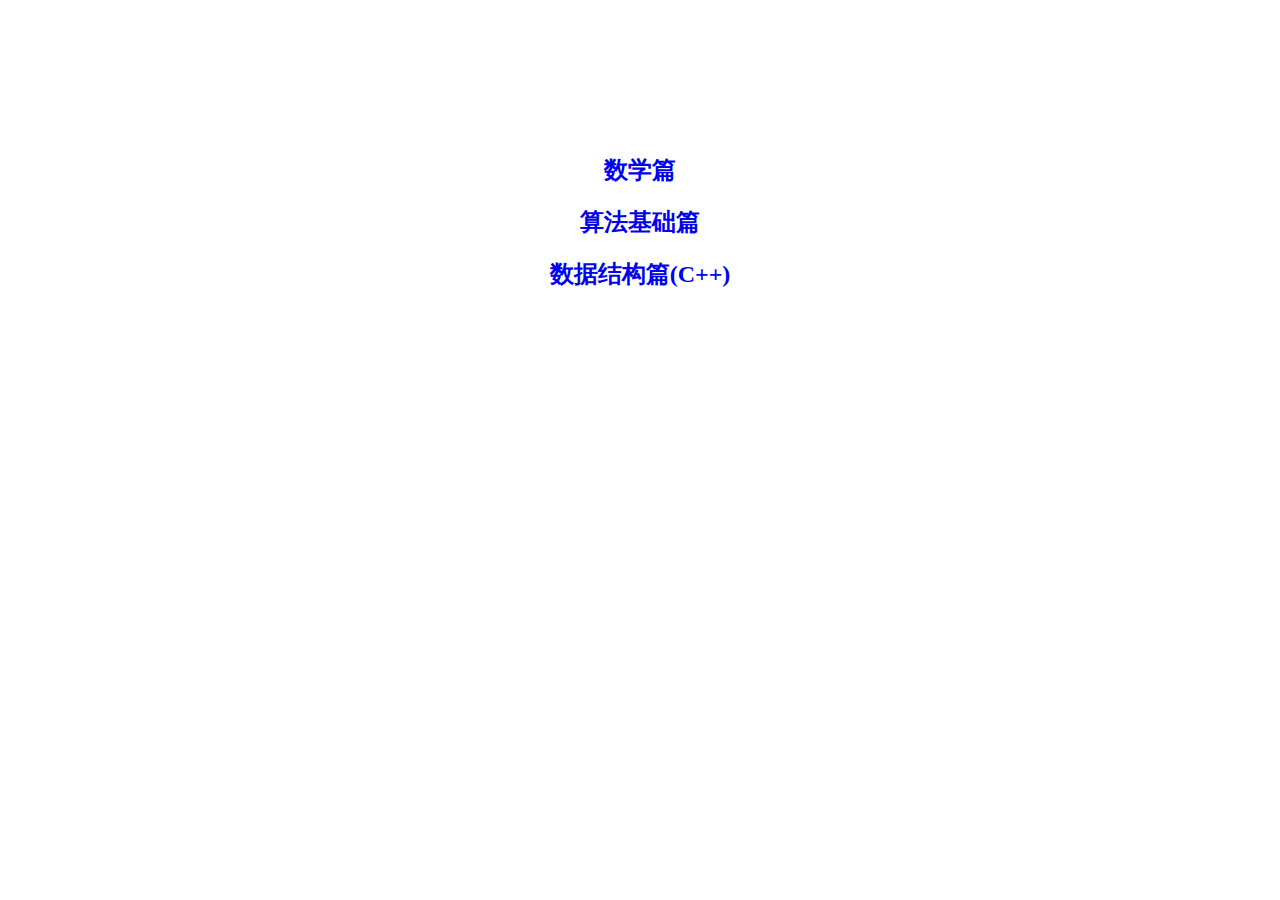
<file: web/my_note/index.html>
<html>
    <meta http-equiv="Content-Type" content="text/html; charset=utf-8" />
    <meta name="viewport" content="width=device-width,initial-scale=1.0, minimum-scale=1.0, maximum-scale=1.0, user-scalable=no"/>
    <head>
        <title>索引页</title>
        <style>
        h2{
            text-align:center;
            color:skeyblue;
        }
        a{
            text-decoration: none;
        }
        </style>

    </head>
    <body>
        <br><br><br><br><br><br><br>
        <h2><a href="http://121.36.0.239/mu_/algo/math_cpp.html">数学篇</a></h2>
        <h2><a href="http://121.36.0.239/mu_/algo/algo_base.html">算法基础篇</a></h2>
        <h2><a href="http://121.36.0.239/mu_/algo/struct_cpp.html">数据结构篇(C++)</a></h2>
    </body>
</html>
</file>
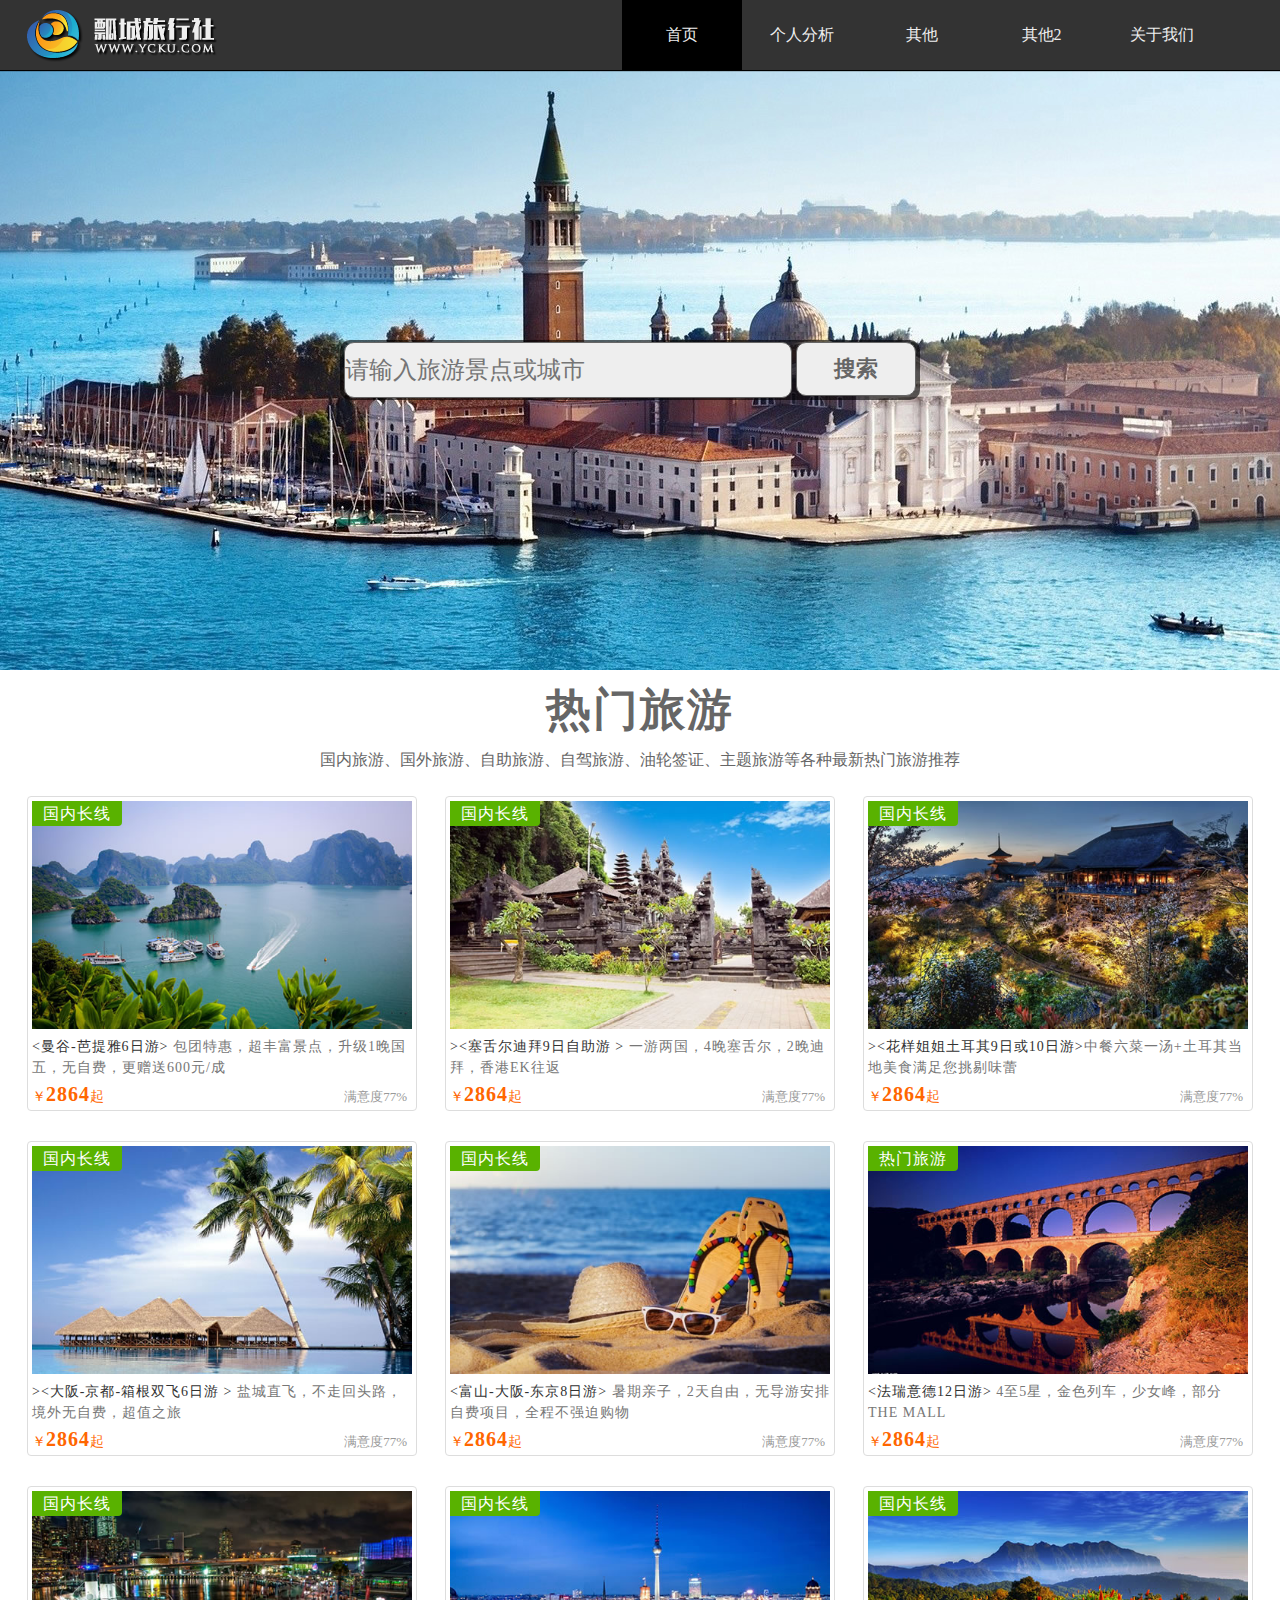
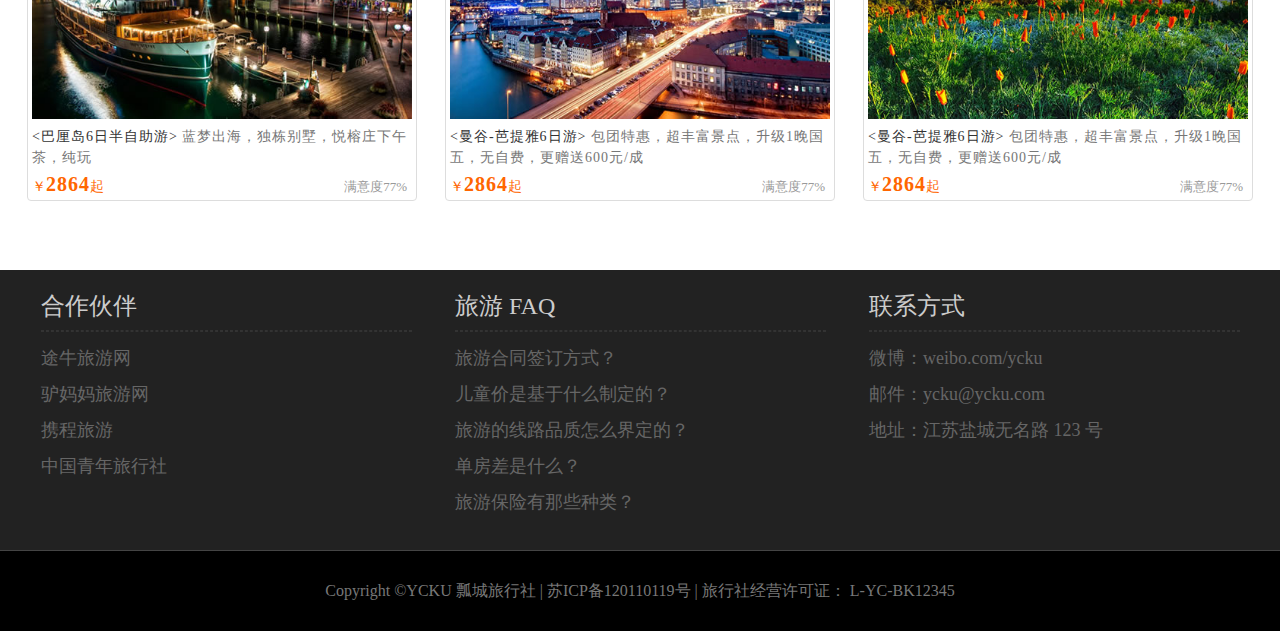
<file: web/其他模板/index.html>
<!DOCTYPE html>
<html lang="en">

<head>
    <meta charset="UTF-8">
    <meta name="viewport" content="width=device-width, initial-scale=1.0">
    <meta http-equiv="X-UA-Compatible" content="ie=edge">
    <title>Document</title>
    <link rel="stylesheet" href="./css/home.css">
    <link rel="stylesheet" href="./css/basic.css">
</head>

<body>
    <header id="header">
        <div class="center">
            <h1 class="logo">我的主页</h1>
            <nav>
                <ul class="link">
                    <h1 class="none">网站导航</h1>
                    <li class="active"><a href="index.html">首页</a></li>
                    <li><a href="information.html">个人分析</a></li>
                    <li><a href="order.html">其他</a></li>
                    <li><a href="preview.html">其他2</a></li>
                    <li><a href="about.html">关于我们</a></li>
                </ul>
            </nav>

        </div>
    </header>
    <div id="search">
        <div class="center">
            <input type="text" class="input" placeholder="请输入旅游景点或城市">
            <button class="button">搜索</button>
        </div>
    </div>
    <div id="tour">
        <section class="center">
            <h2 class="">热门旅游</h2>
            <p>国内旅游、国外旅游、自助旅游、自驾旅游、油轮签证、主题旅游等各种最新热门旅游推荐</p>
        </section>
        <figure>
            <img src="./img/home/tour1.jpg" alt="热门旅游">
            <figcaption><strong class="title">&lt;曼谷-芭提雅6日游&gt;</strong> 包团特惠，超丰富景点，升级1晚国五，无自费，更赠送600元/成</figcaption>
            <div>
                <em class="sat">满意度77%</em>
                <span class="price">￥<strong>2864</strong>起</span>
            </div>
            <div class="type">国内长线</div>
        </figure>
        <figure>
            <img src="./img/home/tour2.jpg" alt="热门旅游">
            <figcaption><strong class="title">>&lt;塞舌尔迪拜9日自助游 &gt;</strong> 一游两国，4晚塞舌尔，2晚迪拜，香港EK往返</figcaption>
            <div>
                <em class="sat">满意度77%</em>
                <span class="price">￥<strong>2864</strong>起</span>
            </div>
            <div class="type">国内长线</div>
        </figure>
        <figure>
            <img src="./img/home/tour3.jpg" alt="热门旅游">
            <figcaption><strong class="title">>&lt;花样姐姐土耳其9日或10日游&gt;</strong>中餐六菜一汤+土耳其当地美食满足您挑剔味蕾 </figcaption>
            <div>
                <em class="sat">满意度77%</em>
                <span class="price">￥<strong>2864</strong>起</span>
            </div>
            <div class="type">国内长线</div>
        </figure>
        <figure>
            <img src="./img/home/tour4.jpg" alt="热门旅游">
            <figcaption><strong class="title">>&lt;大阪-京都-箱根双飞6日游 &gt;</strong> 盐城直飞，不走回头路，境外无自费，超值之旅</figcaption>
            <div>
                <em class="sat">满意度77%</em>
                <span class="price">￥<strong>2864</strong>起</span>
            </div>
            <div class="type">国内长线</div>
        </figure>
        <figure>
            <img src="./img/home/tour5.jpg" alt="热门旅游">
            <figcaption><strong class="title">&lt;富山-大阪-东京8日游&gt;</strong> 暑期亲子，2天自由，无导游安排自费项目，全程不强迫购物</figcaption>
            <div>
                <em class="sat">满意度77%</em>
                <span class="price">￥<strong>2864</strong>起</span>
            </div>
            <div class="type">国内长线</div>
        </figure>
        <figure>
            <img src="./img/home/tour6.jpg" alt="热门旅游">
            <figcaption><strong class="title">&lt;法瑞意德12日游&gt;</strong> 4至5星，金色列车，少女峰，部分THE MALL</figcaption>
            <div>
                <em class="sat">满意度77%</em>
                <span class="price">￥<strong>2864</strong>起</span>
            </div>
            <div class="type">热门旅游</div>
        </figure>
        <figure>
            <img src="./img/home/tour7.jpg" alt="热门旅游">
            <figcaption><strong class="title">&lt;巴厘岛6日半自助游&gt;</strong> 蓝梦出海，独栋别墅，悦榕庄下午茶，纯玩</figcaption>
            <div>
                <em class="sat">满意度77%</em>
                <span class="price">￥<strong>2864</strong>起</span>
            </div>
            <div class="type">国内长线</div>
        </figure>
        <figure>
            <img src="./img/home/tour8.jpg" alt="热门旅游">
            <figcaption><strong class="title">&lt;曼谷-芭提雅6日游&gt;</strong> 包团特惠，超丰富景点，升级1晚国五，无自费，更赠送600元/成</figcaption>
            <div>
                <em class="sat">满意度77%</em>
                <span class="price">￥<strong>2864</strong>起</span>
            </div>
            <div class="type">国内长线</div>
        </figure>
        <figure>
            <img src="./img/home/tour9.jpg" alt="热门旅游">
            <figcaption><strong class="title">&lt;曼谷-芭提雅6日游&gt;</strong> 包团特惠，超丰富景点，升级1晚国五，无自费，更赠送600元/成</figcaption>
            <div>
                <em class="sat">满意度77%</em>
                <span class="price">￥<strong>2864</strong>起</span>
            </div>
            <div class="type">国内长线</div>
        </figure>

    </div>
    <footer id="footer">
        <div class="top">
            <div class="block left">
                <h2>合作伙伴</h2>
                <hr>
                <ul>
                    <li>途牛旅游网</li>
                    <li>驴妈妈旅游网</li>
                    <li>携程旅游</li>
                    <li>中国青年旅行社</li>
                </ul>
            </div>
            <div class="block center">
                <h2>旅游 FAQ</h2>
                <hr>
                <ul>
                    <li>旅游合同签订方式？</li>
                    <li>儿童价是基于什么制定的？</li>
                    <li>旅游的线路品质怎么界定的？</li>
                    <li>单房差是什么？</li>
                    <li>旅游保险有那些种类？</li>
                </ul>
            </div>
            <div class="block right">
                <h2>联系方式</h2>
                <hr>
                <ul>
                    <li>微博：weibo.com/ycku</li>
                    <li>邮件：ycku@ycku.com</li>
                    <li>地址：江苏盐城无名路 123 号</li>
                </ul>
            </div>
        </div>
        <div class="bottom">Copyright ©YCKU 瓢城旅行社 | 苏ICP备120110119号 | 旅行社经营许可证： L-YC-BK12345</div>
    </footer>
</body>

</html>
</file>
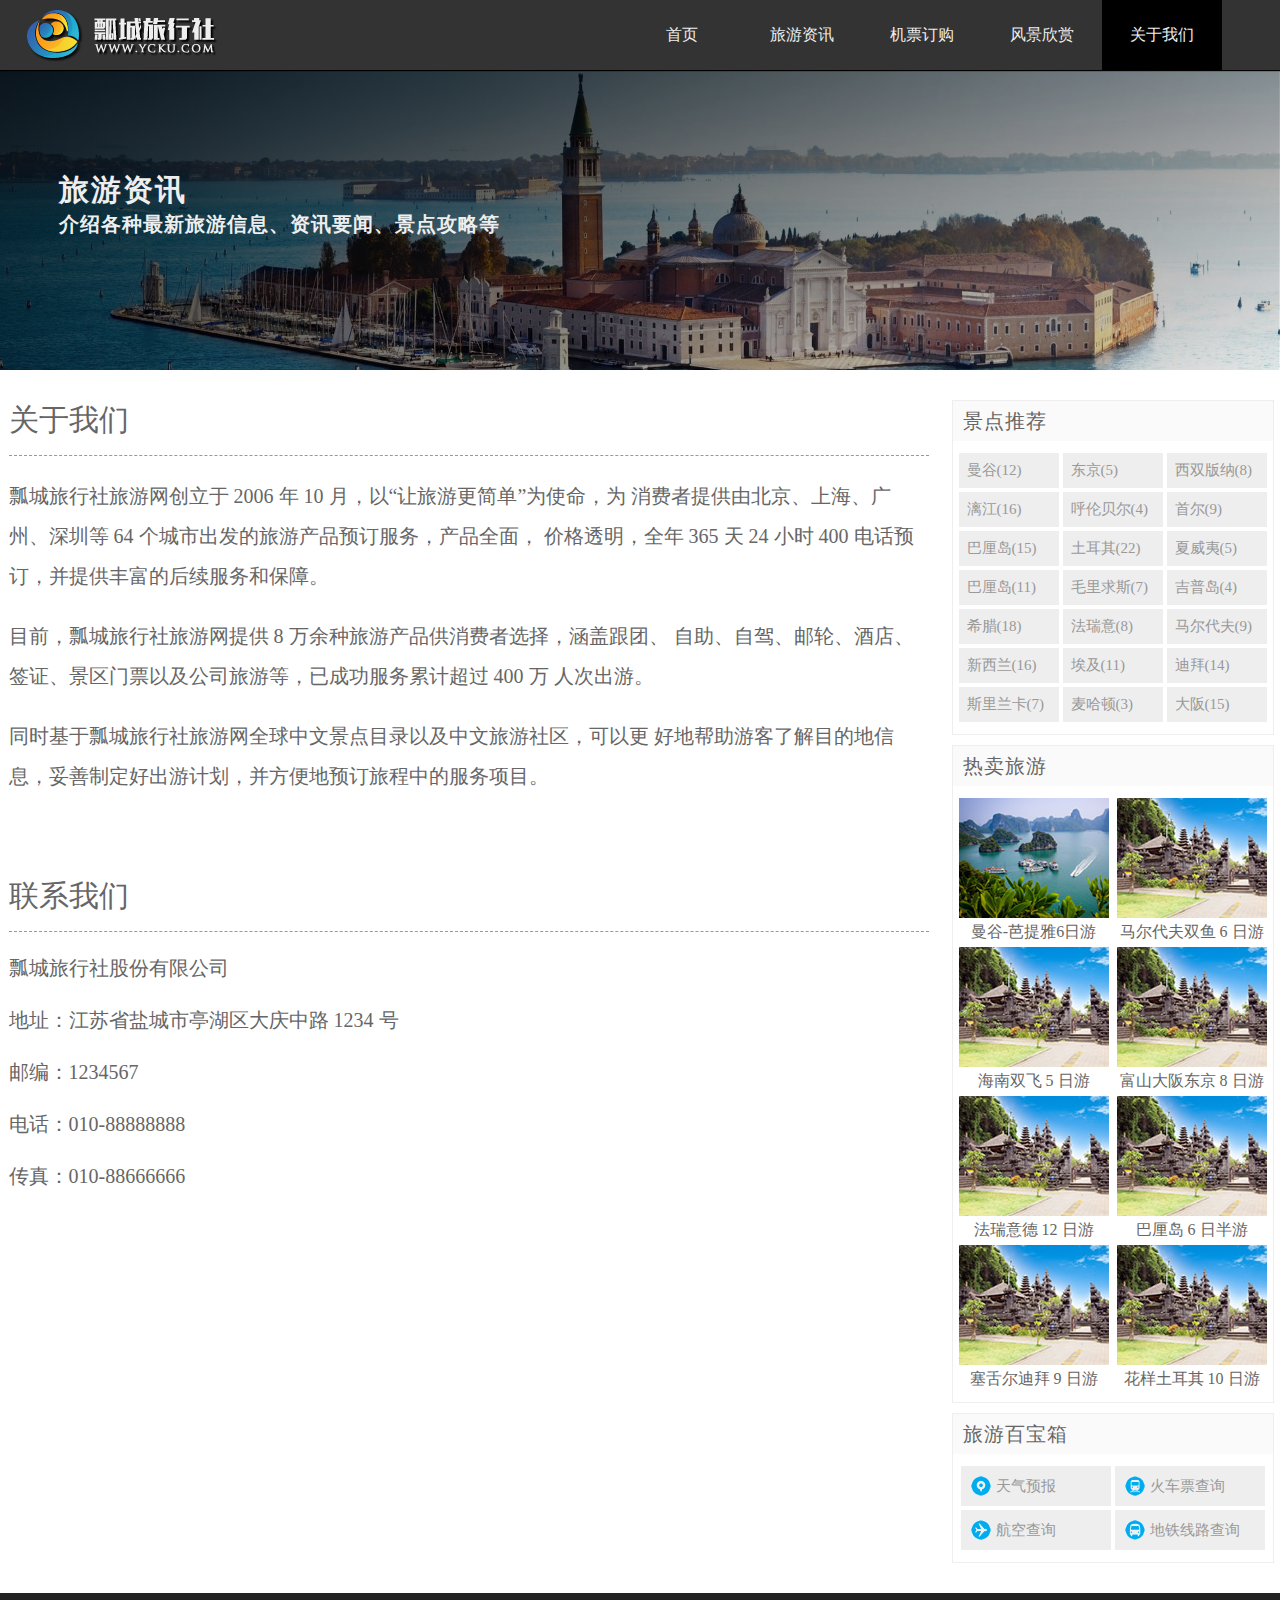
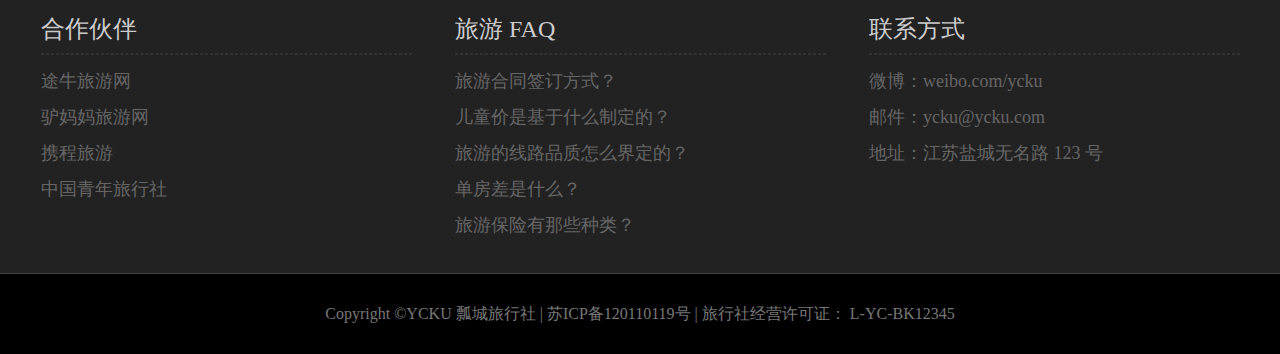
<file: web/其他模板/about.html>
<!DOCTYPE html>
<html lang="en">

<head>
    <meta charset="UTF-8">
    <meta name="viewport" content="width=device-width, initial-scale=1.0">
    <meta http-equiv="X-UA-Compatible" content="ie=edge">
    <title>Document</title>
    <link rel="stylesheet" href="./css/information.css">
    <link rel="stylesheet" href="./css/basic.css">
    <link rel="stylesheet" href="./css/about.css">
</head>

<body>
    <header id="header">
        <div class="center">
            <h1 class="logo">飘城web俱乐部</h1>
            <nav>
                <ul class="link">
                    <h1 class="none">网站导航</h1>
                    <li><a href="index.html">首页</a></li>
                    <li><a href="information.html">旅游资讯</a></li>
                    <li><a href="order.html">机票订购</a></li>
                    <li><a href="preview.html">风景欣赏</a></li>
                    <li class="active"><a href="about.html">关于我们</a></li>
                </ul>
            </nav>

        </div>
    </header>
    <div id="headline">
        <div class="center">
            <hgroup>
                <h2>旅游资讯</h2>
                <h3>介绍各种最新旅游信息、资讯要闻、景点攻略等</h3>
            </hgroup>

        </div>
    </div>
    <div id="container">
        <aside class="sidebar">
            <div class="sidebox recommend">
                <h2>景点推荐</h2>
                <div class="tag">
                    <a href="###">曼谷(12)</a>
                    <a href="###">东京(5)</a>
                    <a href="###">西双版纳(8)</a>
                    <a href="###">漓江(16)</a>
                    <a href="###">呼伦贝尔(4)</a>
                    <a href="###">首尔(9)</a>
                    <a href="###">巴厘岛(15)</a>
                    <a href="###">土耳其(22)</a>
                    <a href="###">夏威夷(5)</a>
                    <a href="###">巴厘岛(11)</a>
                    <a href="###">毛里求斯(7)</a>
                    <a href="###">吉普岛(4)</a>
                    <a href="###">希腊(18)</a>
                    <a href="###">法瑞意(8)</a>
                    <a href="###">马尔代夫(9)</a>
                    <a href="###">新西兰(16)</a>
                    <a href="###">埃及(11)</a>
                    <a href="###">迪拜(14)</a>
                    <a href="###">斯里兰卡(7)</a>
                    <a href="###">麦哈顿(3)</a>
                    <a href="###">大阪(15)</a>
                </div>

            </div>
            <div class="sidebox popular">
                <h2>热卖旅游</h2>
                <div class="figure">
                    <figure>
                        <img src="./img/information/hot1.jpg" alt="曼谷-芭提雅6日游">
                        <figcaption>曼谷-芭提雅6日游</figcaption>
                    </figure>
                    <figure> <img src="./img/information/hot2.jpg" alt="马尔代夫双鱼 6 日游">
                        <figcaption>马尔代夫双鱼 6 日游</figcaption>
                    </figure>
                    <figure> <img src="./img/information/hot2.jpg" alt="海南双飞 5 日游">
                        <figcaption>海南双飞 5 日游</figcaption>
                    </figure>
                    <figure> <img src="./img/information/hot2.jpg" alt="富山大阪东京 8 日游">
                        <figcaption>富山大阪东京 8 日游</figcaption>
                    </figure>
                    <figure> <img src="./img/information/hot2.jpg" alt="法瑞意德 12 日游">
                        <figcaption>法瑞意德 12 日游</figcaption>
                    </figure>
                    <figure> <img src="./img/information/hot2.jpg" alt="巴厘岛 6 日半游">
                        <figcaption>巴厘岛 6 日半游</figcaption>
                    </figure>
                    <figure> <img src="./img/information/hot2.jpg" alt="塞舌尔迪拜 9 日游">
                        <figcaption>塞舌尔迪拜 9 日游</figcaption>
                    </figure>
                    <figure> <img src="./img/information/hot2.jpg" alt="花样土耳其 10 日游">
                        <figcaption>花样土耳其 10 日游</figcaption>
                    </figure>
                </div>
            </div>
            <div class="sidebox treasure">
                <h2>旅游百宝箱</h2>
                <div class="box">
                    <a href="###" class="trea1">天气预报</a>
                    <a href="###" class="trea2">火车票查询</a>
                    <a href="###" class="trea3">航空查询</a>
                    <a href="###" class="trea4">地铁线路查询</a>
                </div>
            </div>
        </aside>
        <div class="state">
            <section>
                <h2>关于我们</h2>
                <p>瓢城旅行社旅游网创立于 2006 年 10 月，以“让旅游更简单”为使命，为 消费者提供由北京、上海、广州、深圳等 64 个城市出发的旅游产品预订服务，产品全面， 价格透明，全年 365 天 24
                    小时 400 电话预订，并提供丰富的后续服务和保障。</p>
                <p>目前，瓢城旅行社旅游网提供 8 万余种旅游产品供消费者选择，涵盖跟团、 自助、自驾、邮轮、酒店、签证、景区门票以及公司旅游等，已成功服务累计超过 400 万 人次出游。</p>
                <p>同时基于瓢城旅行社旅游网全球中文景点目录以及中文旅游社区，可以更 好地帮助游客了解目的地信息，妥善制定好出游计划，并方便地预订旅程中的服务项目。 </p>
            </section>
            <p>&nbsp;</p>
            <section>
                <h2>联系我们</h2> <address>
                    <ul>
                        <li>瓢城旅行社股份有限公司</li>
                        <li>地址：江苏省盐城市亭湖区大庆中路 1234 号</li>
                        <li>邮编：1234567</li>
                        <li>电话：010-88888888</li>
                        <li>传真：010-88666666</li>
                    </ul>
                </address>
            </section>
        </div>
    </div>
    <footer id="footer">
        <div class="top">
            <div class="block left">
                <h2>合作伙伴</h2>
                <hr>
                <ul>
                    <li>途牛旅游网</li>
                    <li>驴妈妈旅游网</li>
                    <li>携程旅游</li>
                    <li>中国青年旅行社</li>
                </ul>
            </div>
            <div class="block center">
                <h2>旅游 FAQ</h2>
                <hr>
                <ul>
                    <li>旅游合同签订方式？</li>
                    <li>儿童价是基于什么制定的？</li>
                    <li>旅游的线路品质怎么界定的？</li>
                    <li>单房差是什么？</li>
                    <li>旅游保险有那些种类？</li>
                </ul>
            </div>
            <div class="block right">
                <h2>联系方式</h2>
                <hr>
                <ul>
                    <li>微博：weibo.com/ycku</li>
                    <li>邮件：ycku@ycku.com</li>
                    <li>地址：江苏盐城无名路 123 号</li>
                </ul>
            </div>
        </div>
        <div class="bottom">Copyright ©YCKU 瓢城旅行社 | 苏ICP备120110119号 | 旅行社经营许可证： L-YC-BK12345</div>
    </footer>
</body>

</html>
</file>
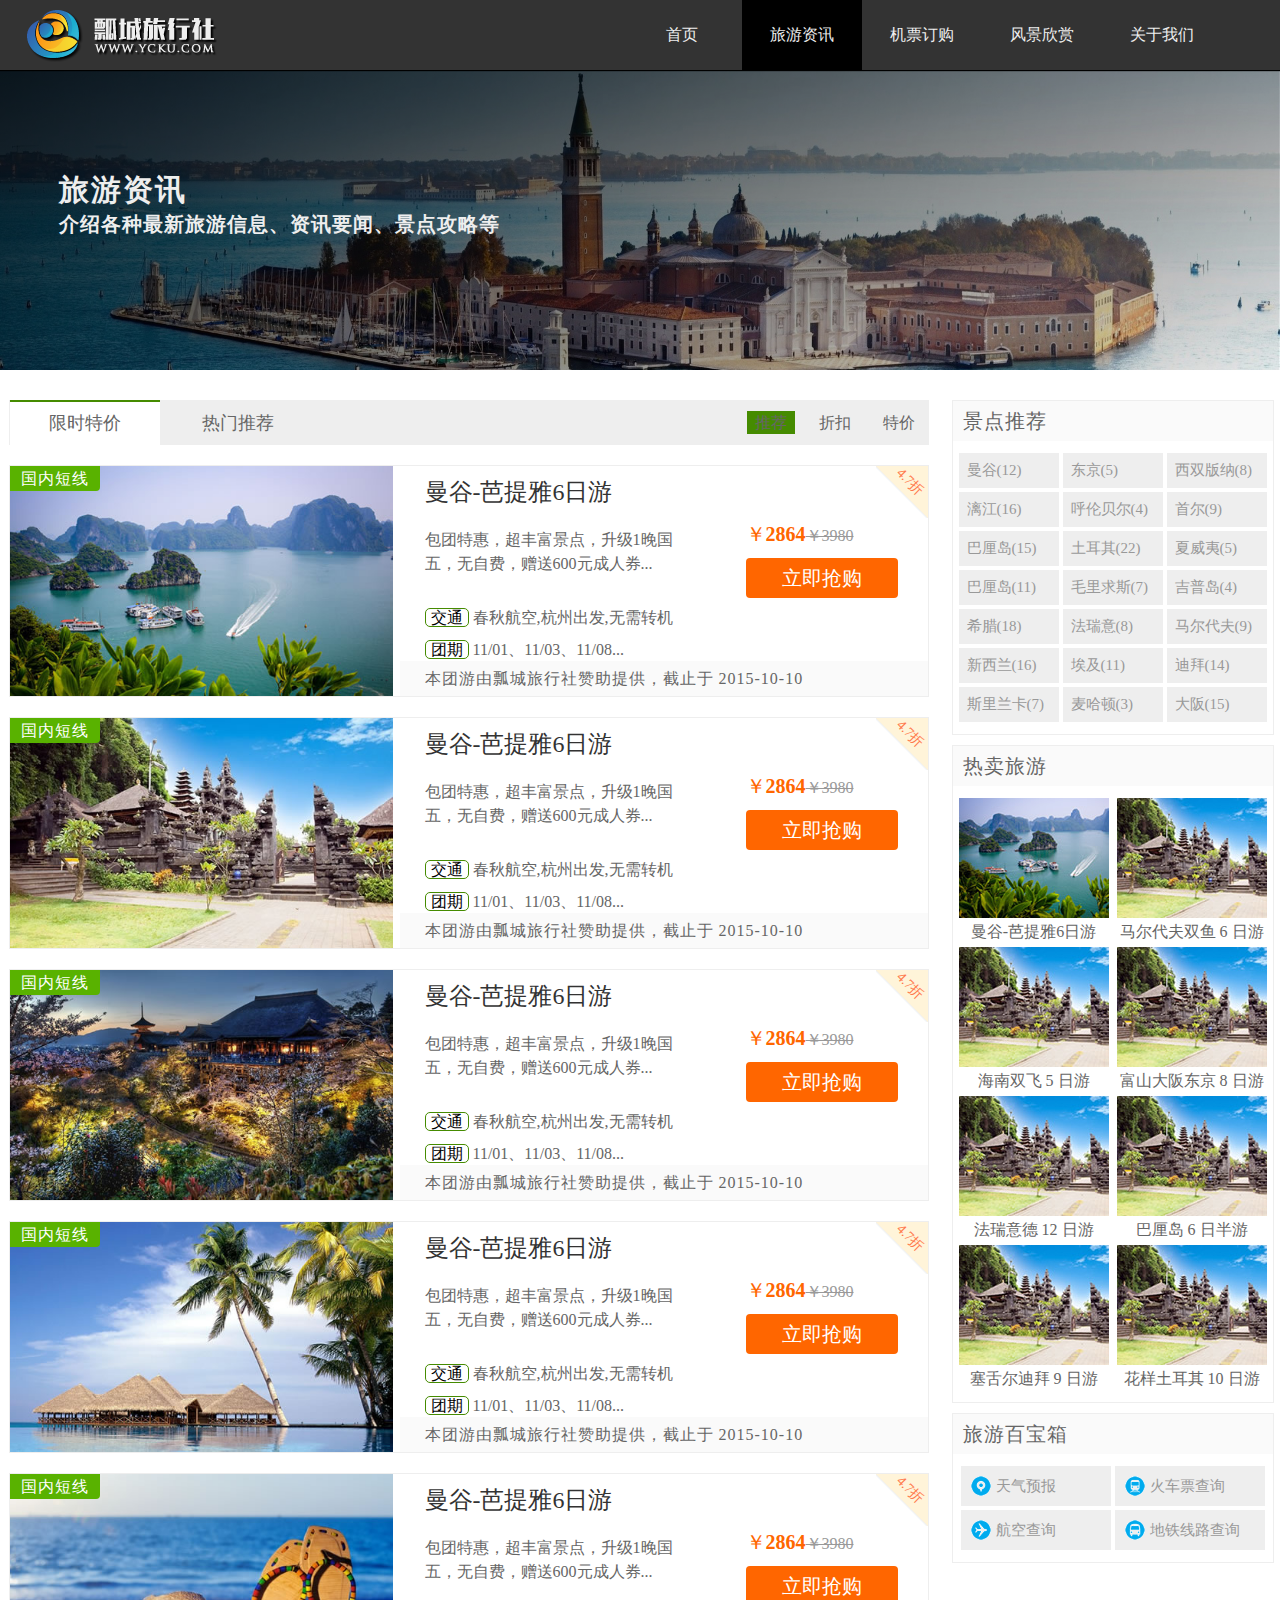
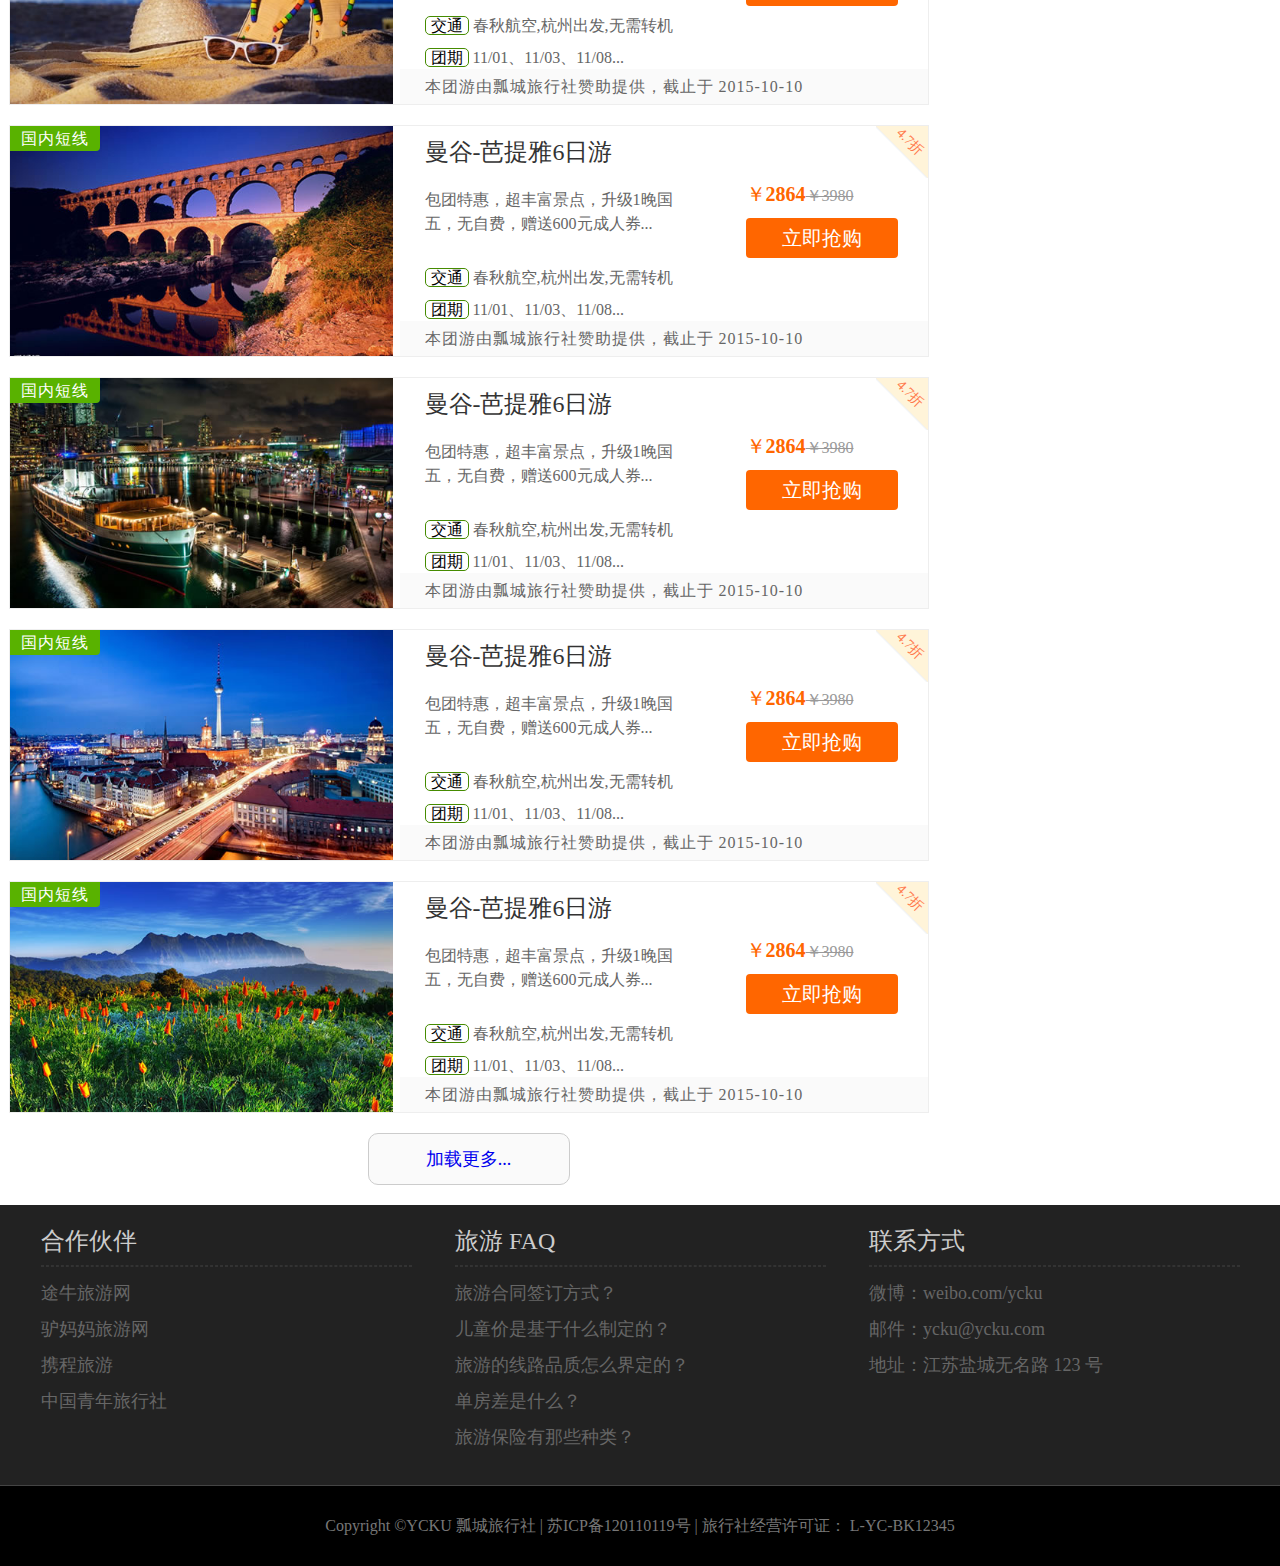
<file: web/其他模板/information.html>
<!DOCTYPE html>
<html lang="en">

<head>
    <meta charset="UTF-8">
    <meta name="viewport" content="width=device-width, initial-scale=1.0">
    <meta http-equiv="X-UA-Compatible" content="ie=edge">
    <title>Document</title>
    <link rel="stylesheet" href="./css/information.css">
    <link rel="stylesheet" href="./css/basic.css">
</head>

<body>
    <header id="header">
        <div class="center">
            <h1 class="logo">飘城web俱乐部</h1>
            <nav>
                <ul class="link">
                    <h1 class="none">网站导航</h1>
                    <li ><a href="index.html">首页</a></li>
                    <li class="active"><a href="information.html">旅游资讯</a></li>
                    <li><a href="order.html">机票订购</a></li>
                    <li><a href="preview.html">风景欣赏</a></li>
                    <li><a href="about.html">关于我们</a></li>
                </ul>
            </nav>

        </div>
    </header>
    <div id="headline">
        <div class="center">
            <hgroup>
                <h2>旅游资讯</h2>
                <h3>介绍各种最新旅游信息、资讯要闻、景点攻略等</h3>
            </hgroup>

        </div>
    </div>
    <div id="container">
        <aside class="sidebar">
            <div class="sidebox recommend">
                <h2>景点推荐</h2>
                <div class="tag">
                    <a href="###">曼谷(12)</a>
                    <a href="###">东京(5)</a>
                    <a href="###">西双版纳(8)</a>
                    <a href="###">漓江(16)</a>
                    <a href="###">呼伦贝尔(4)</a>
                    <a href="###">首尔(9)</a>
                    <a href="###">巴厘岛(15)</a>
                    <a href="###">土耳其(22)</a>
                    <a href="###">夏威夷(5)</a>
                    <a href="###">巴厘岛(11)</a>
                    <a href="###">毛里求斯(7)</a>
                    <a href="###">吉普岛(4)</a>
                    <a href="###">希腊(18)</a>
                    <a href="###">法瑞意(8)</a>
                    <a href="###">马尔代夫(9)</a>
                    <a href="###">新西兰(16)</a>
                    <a href="###">埃及(11)</a>
                    <a href="###">迪拜(14)</a>
                    <a href="###">斯里兰卡(7)</a>
                    <a href="###">麦哈顿(3)</a>
                    <a href="###">大阪(15)</a>
                </div>

            </div>
            <div class="sidebox popular">
                <h2>热卖旅游</h2>
                <div class="figure">
                    <figure>
                        <img src="./img/information/hot1.jpg" alt="曼谷-芭提雅6日游">
                        <figcaption>曼谷-芭提雅6日游</figcaption>
                    </figure>
                    <figure> <img src="./img/information/hot2.jpg" alt="马尔代夫双鱼 6 日游">
                        <figcaption>马尔代夫双鱼 6 日游</figcaption>
                    </figure>
                    <figure> <img src="./img/information/hot2.jpg" alt="海南双飞 5 日游">
                        <figcaption>海南双飞 5 日游</figcaption>
                    </figure>
                    <figure> <img src="./img/information/hot2.jpg" alt="富山大阪东京 8 日游">
                        <figcaption>富山大阪东京 8 日游</figcaption>
                    </figure>
                    <figure> <img src="./img/information/hot2.jpg" alt="法瑞意德 12 日游">
                        <figcaption>法瑞意德 12 日游</figcaption>
                    </figure>
                    <figure> <img src="./img/information/hot2.jpg" alt="巴厘岛 6 日半游">
                        <figcaption>巴厘岛 6 日半游</figcaption>
                    </figure>
                    <figure> <img src="./img/information/hot2.jpg" alt="塞舌尔迪拜 9 日游">
                        <figcaption>塞舌尔迪拜 9 日游</figcaption>
                    </figure>
                    <figure> <img src="./img/information/hot2.jpg" alt="花样土耳其 10 日游">
                        <figcaption>花样土耳其 10 日游</figcaption>
                    </figure>
                </div>
            </div>
            <div class="sidebox treasure">
                <h2>旅游百宝箱</h2>
                <div class="box">
                    <a href="###" class="trea1">天气预报</a>
                    <a href="###" class="trea2">火车票查询</a>
                    <a href="###" class="trea3">航空查询</a>
                    <a href="###" class="trea4">地铁线路查询</a>
                </div>
            </div>
        </aside>
        <div class="list">
            <!-- 子导航栏 -->
            <div class="infor">
                <ul class="left">
                    <li><a href="###">限时特价</a></li>
                    <li><a href="###">热门推荐</a></li>
                </ul>
                <ul class="right">
                    <li><a href="###" class="select">推荐</a></li>
                    <li><a href="###">折扣</a></li>
                    <li><a href="###">特价</a></li>
                </ul>
            </div>
            <!-- 加载子条目 -->

            <figure class="tour">
                <img src="./img/home/tour1.jpg" alt="热门旅游">
                <figcaption>
                    <article>
                        <header>
                            <hgroup>
                                <h2>曼谷-芭提雅6日游</h2>
                                <h3>包团特惠，超丰富景点，升级1晚国五，无自费，赠送600元成人券...</h3>
                            </hgroup>

                        </header>
                        <ol>
                            <li><mark>交通</mark> 春秋航空,杭州出发,无需转机</li>
                            <li><mark>团期</mark> 11/01、11/03、11/08...</li>
                        </ol>

                        <footer>
                            本团游由瓢城旅行社赞助提供，截止于 <time>2015-10-10</time>
                        </footer>
                    </article>
                    <div class="buy">
                        <div class="price">￥<strong>2864</strong><s>￥3980</s></div>
                        <div class="reserve"><a href="###">立即抢购</a></div>
                    </div>
                    <div class="type">国内短线</div>
                    <div class="disc"><span>4.7折</span></div>
                </figcaption>

            </figure>
            <figure class="tour">
                <img src="./img/home/tour2.jpg" alt="热门旅游">
                <figcaption>
                    <article>
                        <header>
                            <hgroup>
                                <h2>曼谷-芭提雅6日游</h2>
                                <h3>包团特惠，超丰富景点，升级1晚国五，无自费，赠送600元成人券...</h3>
                            </hgroup>

                        </header>
                        <ol>
                            <li><mark>交通</mark> 春秋航空,杭州出发,无需转机</li>
                            <li><mark>团期</mark> 11/01、11/03、11/08...</li>
                        </ol>

                        <footer>
                            本团游由瓢城旅行社赞助提供，截止于 <time>2015-10-10</time>
                        </footer>
                    </article>
                    <div class="buy">
                        <div class="price">￥<strong>2864</strong><s>￥3980</s></div>
                        <div class="reserve"><a href="###">立即抢购</a></div>
                    </div>
                    <div class="type">国内短线</div>
                    <div class="disc"><span>4.7折</span></div>
                </figcaption>

            </figure>
            <figure class="tour">
                <img src="./img/home/tour3.jpg" alt="热门旅游">
                <figcaption>
                    <article>
                        <header>
                            <hgroup>
                                <h2>曼谷-芭提雅6日游</h2>
                                <h3>包团特惠，超丰富景点，升级1晚国五，无自费，赠送600元成人券...</h3>
                            </hgroup>

                        </header>
                        <ol>
                            <li><mark>交通</mark> 春秋航空,杭州出发,无需转机</li>
                            <li><mark>团期</mark> 11/01、11/03、11/08...</li>
                        </ol>

                        <footer>
                            本团游由瓢城旅行社赞助提供，截止于 <time>2015-10-10</time>
                        </footer>
                    </article>
                    <div class="buy">
                        <div class="price">￥<strong>2864</strong><s>￥3980</s></div>
                        <div class="reserve"><a href="###">立即抢购</a></div>
                    </div>
                    <div class="type">国内短线</div>
                    <div class="disc"><span>4.7折</span></div>
                </figcaption>

            </figure>
            <figure class="tour">
                <img src="./img/home/tour4.jpg" alt="热门旅游">
                <figcaption>
                    <article>
                        <header>
                            <hgroup>
                                <h2>曼谷-芭提雅6日游</h2>
                                <h3>包团特惠，超丰富景点，升级1晚国五，无自费，赠送600元成人券...</h3>
                            </hgroup>

                        </header>
                        <ol>
                            <li><mark>交通</mark> 春秋航空,杭州出发,无需转机</li>
                            <li><mark>团期</mark> 11/01、11/03、11/08...</li>
                        </ol>

                        <footer>
                            本团游由瓢城旅行社赞助提供，截止于 <time>2015-10-10</time>
                        </footer>
                    </article>
                    <div class="buy">
                        <div class="price">￥<strong>2864</strong><s>￥3980</s></div>
                        <div class="reserve"><a href="###">立即抢购</a></div>
                    </div>
                    <div class="type">国内短线</div>
                    <div class="disc"><span>4.7折</span></div>
                </figcaption>

            </figure>
            <figure class="tour">
                <img src="./img/home/tour5.jpg" alt="热门旅游">
                <figcaption>
                    <article>
                        <header>
                            <hgroup>
                                <h2>曼谷-芭提雅6日游</h2>
                                <h3>包团特惠，超丰富景点，升级1晚国五，无自费，赠送600元成人券...</h3>
                            </hgroup>

                        </header>
                        <ol>
                            <li><mark>交通</mark> 春秋航空,杭州出发,无需转机</li>
                            <li><mark>团期</mark> 11/01、11/03、11/08...</li>
                        </ol>

                        <footer>
                            本团游由瓢城旅行社赞助提供，截止于 <time>2015-10-10</time>
                        </footer>
                    </article>
                    <div class="buy">
                        <div class="price">￥<strong>2864</strong><s>￥3980</s></div>
                        <div class="reserve"><a href="###">立即抢购</a></div>
                    </div>
                    <div class="type">国内短线</div>
                    <div class="disc"><span>4.7折</span></div>
                </figcaption>

            </figure>
            <figure class="tour">
                <img src="./img/home/tour6.jpg" alt="热门旅游">
                <figcaption>
                    <article>
                        <header>
                            <hgroup>
                                <h2>曼谷-芭提雅6日游</h2>
                                <h3>包团特惠，超丰富景点，升级1晚国五，无自费，赠送600元成人券...</h3>
                            </hgroup>

                        </header>
                        <ol>
                            <li><mark>交通</mark> 春秋航空,杭州出发,无需转机</li>
                            <li><mark>团期</mark> 11/01、11/03、11/08...</li>
                        </ol>

                        <footer>
                            本团游由瓢城旅行社赞助提供，截止于 <time>2015-10-10</time>
                        </footer>
                    </article>
                    <div class="buy">
                        <div class="price">￥<strong>2864</strong><s>￥3980</s></div>
                        <div class="reserve"><a href="###">立即抢购</a></div>
                    </div>
                    <div class="type">国内短线</div>
                    <div class="disc"><span>4.7折</span></div>
                </figcaption>

            </figure>
            <figure class="tour">
                <img src="./img/home/tour7.jpg" alt="热门旅游">
                <figcaption>
                    <article>
                        <header>
                            <hgroup>
                                <h2>曼谷-芭提雅6日游</h2>
                                <h3>包团特惠，超丰富景点，升级1晚国五，无自费，赠送600元成人券...</h3>
                            </hgroup>

                        </header>
                        <ol>
                            <li><mark>交通</mark> 春秋航空,杭州出发,无需转机</li>
                            <li><mark>团期</mark> 11/01、11/03、11/08...</li>
                        </ol>

                        <footer>
                            本团游由瓢城旅行社赞助提供，截止于 <time>2015-10-10</time>
                        </footer>
                    </article>
                    <div class="buy">
                        <div class="price">￥<strong>2864</strong><s>￥3980</s></div>
                        <div class="reserve"><a href="###">立即抢购</a></div>
                    </div>
                    <div class="type">国内短线</div>
                    <div class="disc"><span>4.7折</span></div>
                </figcaption>

            </figure>
            <figure class="tour">
                <img src="./img/home/tour8.jpg" alt="热门旅游">
                <figcaption>
                    <article>
                        <header>
                            <hgroup>
                                <h2>曼谷-芭提雅6日游</h2>
                                <h3>包团特惠，超丰富景点，升级1晚国五，无自费，赠送600元成人券...</h3>
                            </hgroup>

                        </header>
                        <ol>
                            <li><mark>交通</mark> 春秋航空,杭州出发,无需转机</li>
                            <li><mark>团期</mark> 11/01、11/03、11/08...</li>
                        </ol>

                        <footer>
                            本团游由瓢城旅行社赞助提供，截止于 <time>2015-10-10</time>
                        </footer>
                    </article>
                    <div class="buy">
                        <div class="price">￥<strong>2864</strong><s>￥3980</s></div>
                        <div class="reserve"><a href="###">立即抢购</a></div>
                    </div>
                    <div class="type">国内短线</div>
                    <div class="disc"><span>4.7折</span></div>
                </figcaption>

            </figure>
            <figure class="tour">
                <img src="./img/home/tour9.jpg" alt="热门旅游">
                <figcaption>
                    <article>
                        <header>
                            <hgroup>
                                <h2>曼谷-芭提雅6日游</h2>
                                <h3>包团特惠，超丰富景点，升级1晚国五，无自费，赠送600元成人券...</h3>
                            </hgroup>

                        </header>
                        <ol>
                            <li><mark>交通</mark> 春秋航空,杭州出发,无需转机</li>
                            <li><mark>团期</mark> 11/01、11/03、11/08...</li>
                        </ol>

                        <footer>
                            本团游由瓢城旅行社赞助提供，截止于 <time>2015-10-10</time>
                        </footer>
                    </article>
                    <div class="buy">
                        <div class="price">￥<strong>2864</strong><s>￥3980</s></div>
                        <div class="reserve"><a href="###">立即抢购</a></div>
                    </div>
                    <div class="type">国内短线</div>
                    <div class="disc"><span>4.7折</span></div>
                </figcaption>

            </figure>
            <div class="more"><a href="###">加载更多...</a></div>

        </div>
    </div>
    <footer id="footer">
        <div class="top">
            <div class="block left">
                <h2>合作伙伴</h2>
                <hr>
                <ul>
                    <li>途牛旅游网</li>
                    <li>驴妈妈旅游网</li>
                    <li>携程旅游</li>
                    <li>中国青年旅行社</li>
                </ul>
            </div>
            <div class="block center">
                <h2>旅游 FAQ</h2>
                <hr>
                <ul>
                    <li>旅游合同签订方式？</li>
                    <li>儿童价是基于什么制定的？</li>
                    <li>旅游的线路品质怎么界定的？</li>
                    <li>单房差是什么？</li>
                    <li>旅游保险有那些种类？</li>
                </ul>
            </div>
            <div class="block right">
                <h2>联系方式</h2>
                <hr>
                <ul>
                    <li>微博：weibo.com/ycku</li>
                    <li>邮件：ycku@ycku.com</li>
                    <li>地址：江苏盐城无名路 123 号</li>
                </ul>
            </div>
        </div>
        <div class="bottom">Copyright ©YCKU 瓢城旅行社 | 苏ICP备120110119号 | 旅行社经营许可证： L-YC-BK12345</div>
    </footer>
</body>

</html>
</file>
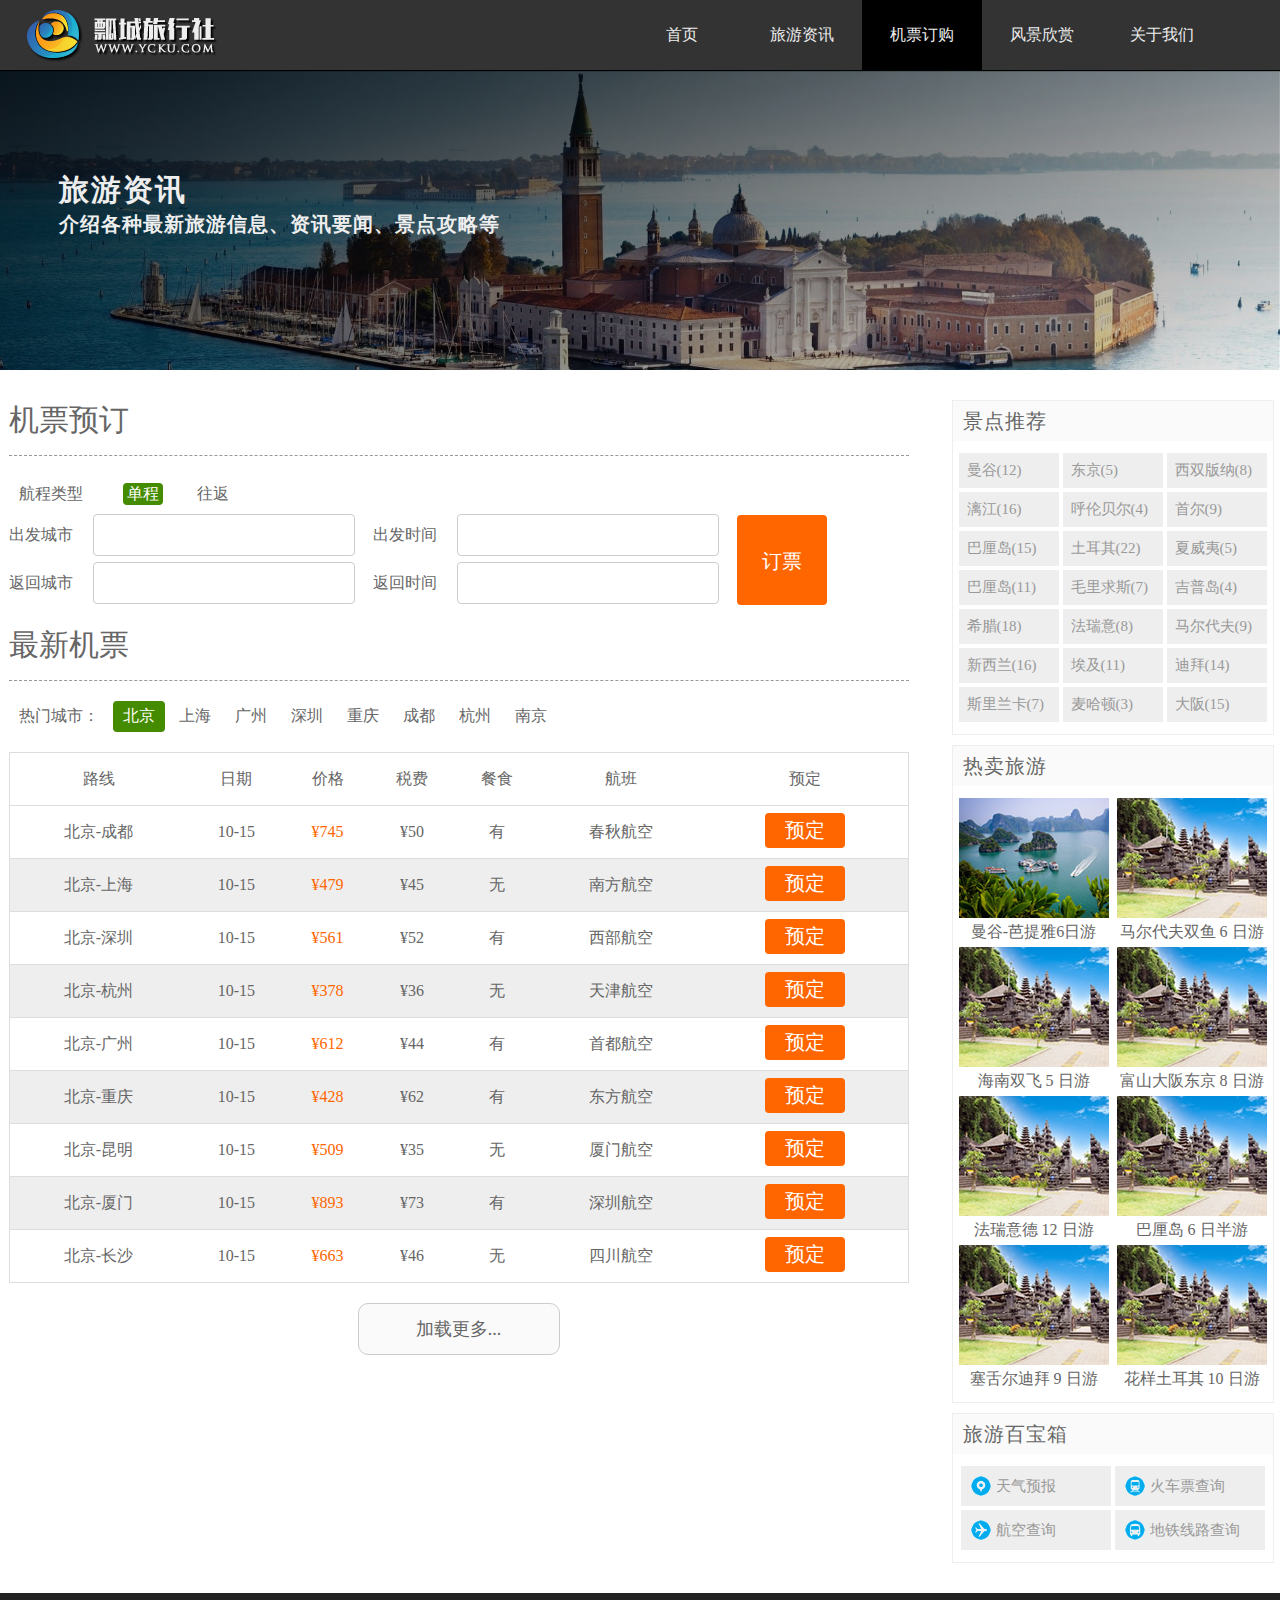
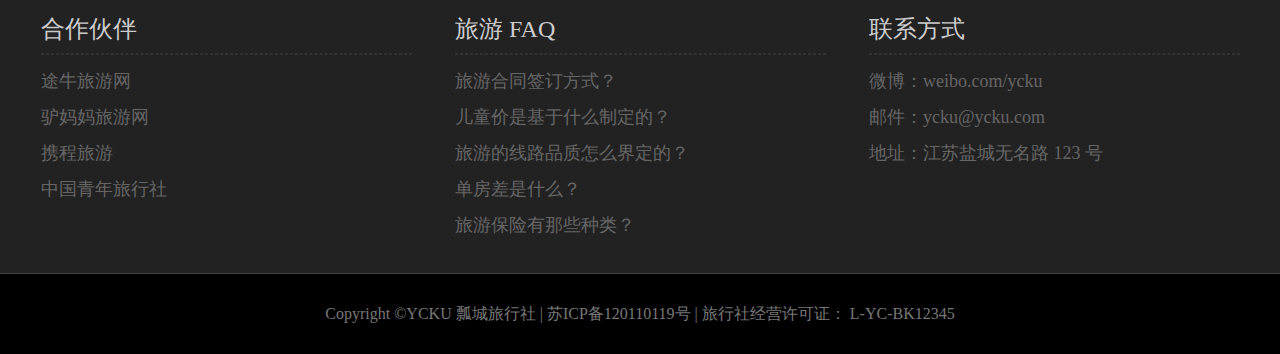
<file: web/其他模板/order.html>
<!DOCTYPE html>
<html lang="en">

<head>
    <meta charset="UTF-8">
    <meta name="viewport" content="width=device-width, initial-scale=1.0">
    <meta http-equiv="X-UA-Compatible" content="ie=edge">
    <title>Document</title>
    <link rel="stylesheet" href="./css/information.css">
    <link rel="stylesheet" href="./css/basic.css">
    <link rel="stylesheet" href="./css/order.css">
</head>

<body>
    <header id="header">
        <div class="center">
            <h1 class="logo">飘城web俱乐部</h1>
            <nav>
                <ul class="link">
                    <h1 class="none">网站导航</h1>
                    <li><a href="index.html">首页</a></li>
                    <li><a href="information.html">旅游资讯</a></li>
                    <li class="active"><a href="order.html">机票订购</a></li>
                    <li><a href="preview.html">风景欣赏</a></li>
                    <li><a href="about.html">关于我们</a></li>
                </ul>
            </nav>

        </div>
    </header>
    <div id="headline">
        <div class="center">
            <hgroup>
                <h2>旅游资讯</h2>
                <h3>介绍各种最新旅游信息、资讯要闻、景点攻略等</h3>
            </hgroup>

        </div>
    </div>
    <div id="container">
        <aside class="sidebar">
            <div class="sidebox recommend">
                <h2>景点推荐</h2>
                <div class="tag">
                    <a href="###">曼谷(12)</a>
                    <a href="###">东京(5)</a>
                    <a href="###">西双版纳(8)</a>
                    <a href="###">漓江(16)</a>
                    <a href="###">呼伦贝尔(4)</a>
                    <a href="###">首尔(9)</a>
                    <a href="###">巴厘岛(15)</a>
                    <a href="###">土耳其(22)</a>
                    <a href="###">夏威夷(5)</a>
                    <a href="###">巴厘岛(11)</a>
                    <a href="###">毛里求斯(7)</a>
                    <a href="###">吉普岛(4)</a>
                    <a href="###">希腊(18)</a>
                    <a href="###">法瑞意(8)</a>
                    <a href="###">马尔代夫(9)</a>
                    <a href="###">新西兰(16)</a>
                    <a href="###">埃及(11)</a>
                    <a href="###">迪拜(14)</a>
                    <a href="###">斯里兰卡(7)</a>
                    <a href="###">麦哈顿(3)</a>
                    <a href="###">大阪(15)</a>
                </div>

            </div>
            <div class="sidebox popular">
                <h2>热卖旅游</h2>
                <div class="figure">
                    <figure>
                        <img src="./img/information/hot1.jpg" alt="曼谷-芭提雅6日游">
                        <figcaption>曼谷-芭提雅6日游</figcaption>
                    </figure>
                    <figure> <img src="./img/information/hot2.jpg" alt="马尔代夫双鱼 6 日游">
                        <figcaption>马尔代夫双鱼 6 日游</figcaption>
                    </figure>
                    <figure> <img src="./img/information/hot2.jpg" alt="海南双飞 5 日游">
                        <figcaption>海南双飞 5 日游</figcaption>
                    </figure>
                    <figure> <img src="./img/information/hot2.jpg" alt="富山大阪东京 8 日游">
                        <figcaption>富山大阪东京 8 日游</figcaption>
                    </figure>
                    <figure> <img src="./img/information/hot2.jpg" alt="法瑞意德 12 日游">
                        <figcaption>法瑞意德 12 日游</figcaption>
                    </figure>
                    <figure> <img src="./img/information/hot2.jpg" alt="巴厘岛 6 日半游">
                        <figcaption>巴厘岛 6 日半游</figcaption>
                    </figure>
                    <figure> <img src="./img/information/hot2.jpg" alt="塞舌尔迪拜 9 日游">
                        <figcaption>塞舌尔迪拜 9 日游</figcaption>
                    </figure>
                    <figure> <img src="./img/information/hot2.jpg" alt="花样土耳其 10 日游">
                        <figcaption>花样土耳其 10 日游</figcaption>
                    </figure>
                </div>
            </div>
            <div class="sidebox treasure">
                <h2>旅游百宝箱</h2>
                <div class="box">
                    <a href="###" class="trea1">天气预报</a>
                    <a href="###" class="trea2">火车票查询</a>
                    <a href="###" class="trea3">航空查询</a>
                    <a href="###" class="trea4">地铁线路查询</a>
                </div>
            </div>
        </aside>
        <div class="list order">
            <div class="form">
                <h2>机票预订</h2>
                <p>
                    <ul class="infor">
                        <li>航程类型</li>
                        <li><a href="###">单程</a></li>
                        <li><a href="###">往返</a></li>

                    </ul>
                </p>

                <div class="left">
                    <p>
                        <label for="from_city">出发城市</label>
                        <input type="text" name="from_city">
                        <label for="to_city">返回城市</label>
                        <input type="text" name="to_city">
                    </p>

                </div>
                <div class="center">
                    <p>
                        <label for="from_day">出发时间</label>
                        <input type="text" name="from_day">
                        <label for="to_day">返回时间</label>
                        <input type="text" name="to_day">
                    </p>

                </div>
                <div class="right">
                    <p>
                        <button class="button">订票</button>
                    </p>

                </div>
            </div>
            <div class="new">
                <h2>最新机票</h2>
                <ul>
                    <li>热门城市：</li>
                    <li>北京</li>
                    <li>上海</li>
                    <li>广州</li>
                    <li>深圳</li>
                    <li>重庆</li>
                    <li>成都</li>
                    <li>杭州</li>
                    <li>南京</li>
                </ul>
                <form action="">
                    <table>
                        <thead>
                            <tr>
                                <th>路线</th>
                                <th>日期</th>
                                <th>价格</th>
                                <th>税费</th>
                                <th>餐食</th>
                                <th>航班</th>
                                <th>预定</th>
                            </tr>
                        </thead>
                        <tbody>
                            <tr>
                                <td>北京-成都</td>
                                <td>10-15</td>
                                <td class="price">¥745</td>
                                <td>¥50</td>
                                <td>有</td>
                                <td>春秋航空</td>
                                <td><a href="###" class="reserve">预定</a></td>
                            </tr>
                            <tr>
                                <td>北京-上海</td>
                                <td>10-15</td>
                                <td class="price">¥479</td>
                                <td>¥45</td>
                                <td>无</td>
                                <td>南方航空</td>
                                <td><a href="###" class="reserve">预定</a></td>
                            </tr>
                            <tr>
                                <td>北京-深圳</td>
                                <td>10-15</td>
                                <td class="price">¥561</td>
                                <td>¥52</td>
                                <td>有</td>
                                <td>西部航空</td>
                                <td><a href="###" class="reserve">预定</a></td>
                            </tr>
                            <tr>
                                <td>北京-杭州</td>
                                <td>10-15</td>
                                <td class="price">¥378</td>
                                <td>¥36</td>
                                <td>无</td>
                                <td>天津航空</td>
                                <td><a href="###" class="reserve">预定</a></td>
                            </tr>
                            <tr>
                                <td>北京-广州</td>
                                <td>10-15</td>
                                <td class="price">¥612</td>
                                <td>¥44</td>
                                <td>有</td>
                                <td>首都航空</td>
                                <td><a href="###" class="reserve">预定</a></td>
                            </tr>
                            <tr>
                                <td>北京-重庆</td>
                                <td>10-15</td>
                                <td class="price">¥428</td>
                                <td>¥62</td>
                                <td>有</td>
                                <td>东方航空</td>
                                <td><a href="###" class="reserve">预定</a></td>
                            </tr>
                            <tr>
                                <td>北京-昆明</td>
                                <td>10-15</td>
                                <td class="price">¥509</td>
                                <td>¥35</td>
                                <td>无</td>
                                <td>厦门航空</td>
                                <td><a href="###" class="reserve">预定</a></td>
                            </tr>
                            <tr>
                                <td>北京-厦门</td>
                                <td>10-15</td>
                                <td class="price">¥893</td>
                                <td>¥73</td>
                                <td>有</td>
                                <td>深圳航空</td>
                                <td><a href="###" class="reserve">预定</a></td>
                            </tr>
                            <tr>
                                <td>北京-长沙</td>
                                <td>10-15</td>
                                <td class="price">¥663</td>
                                <td>¥46</td>
                                <td>无</td>
                                <td>四川航空</td>
                                <td><a href="###" class="reserve">预定</a></td>
                            </tr>
                        </tbody>
                        
                    </table>
                </form>
            </div>
            <div class="more">加载更多...</div>
        </div>
    </div>
    <footer id="footer">
        <div class="top">
            <div class="block left">
                <h2>合作伙伴</h2>
                <hr>
                <ul>
                    <li>途牛旅游网</li>
                    <li>驴妈妈旅游网</li>
                    <li>携程旅游</li>
                    <li>中国青年旅行社</li>
                </ul>
            </div>
            <div class="block center">
                <h2>旅游 FAQ</h2>
                <hr>
                <ul>
                    <li>旅游合同签订方式？</li>
                    <li>儿童价是基于什么制定的？</li>
                    <li>旅游的线路品质怎么界定的？</li>
                    <li>单房差是什么？</li>
                    <li>旅游保险有那些种类？</li>
                </ul>
            </div>
            <div class="block right">
                <h2>联系方式</h2>
                <hr>
                <ul>
                    <li>微博：weibo.com/ycku</li>
                    <li>邮件：ycku@ycku.com</li>
                    <li>地址：江苏盐城无名路 123 号</li>
                </ul>
            </div>
        </div>
        <div class="bottom">Copyright ©YCKU 瓢城旅行社 | 苏ICP备120110119号 | 旅行社经营许可证： L-YC-BK12345</div>
    </footer>
</body>

</html>
</file>
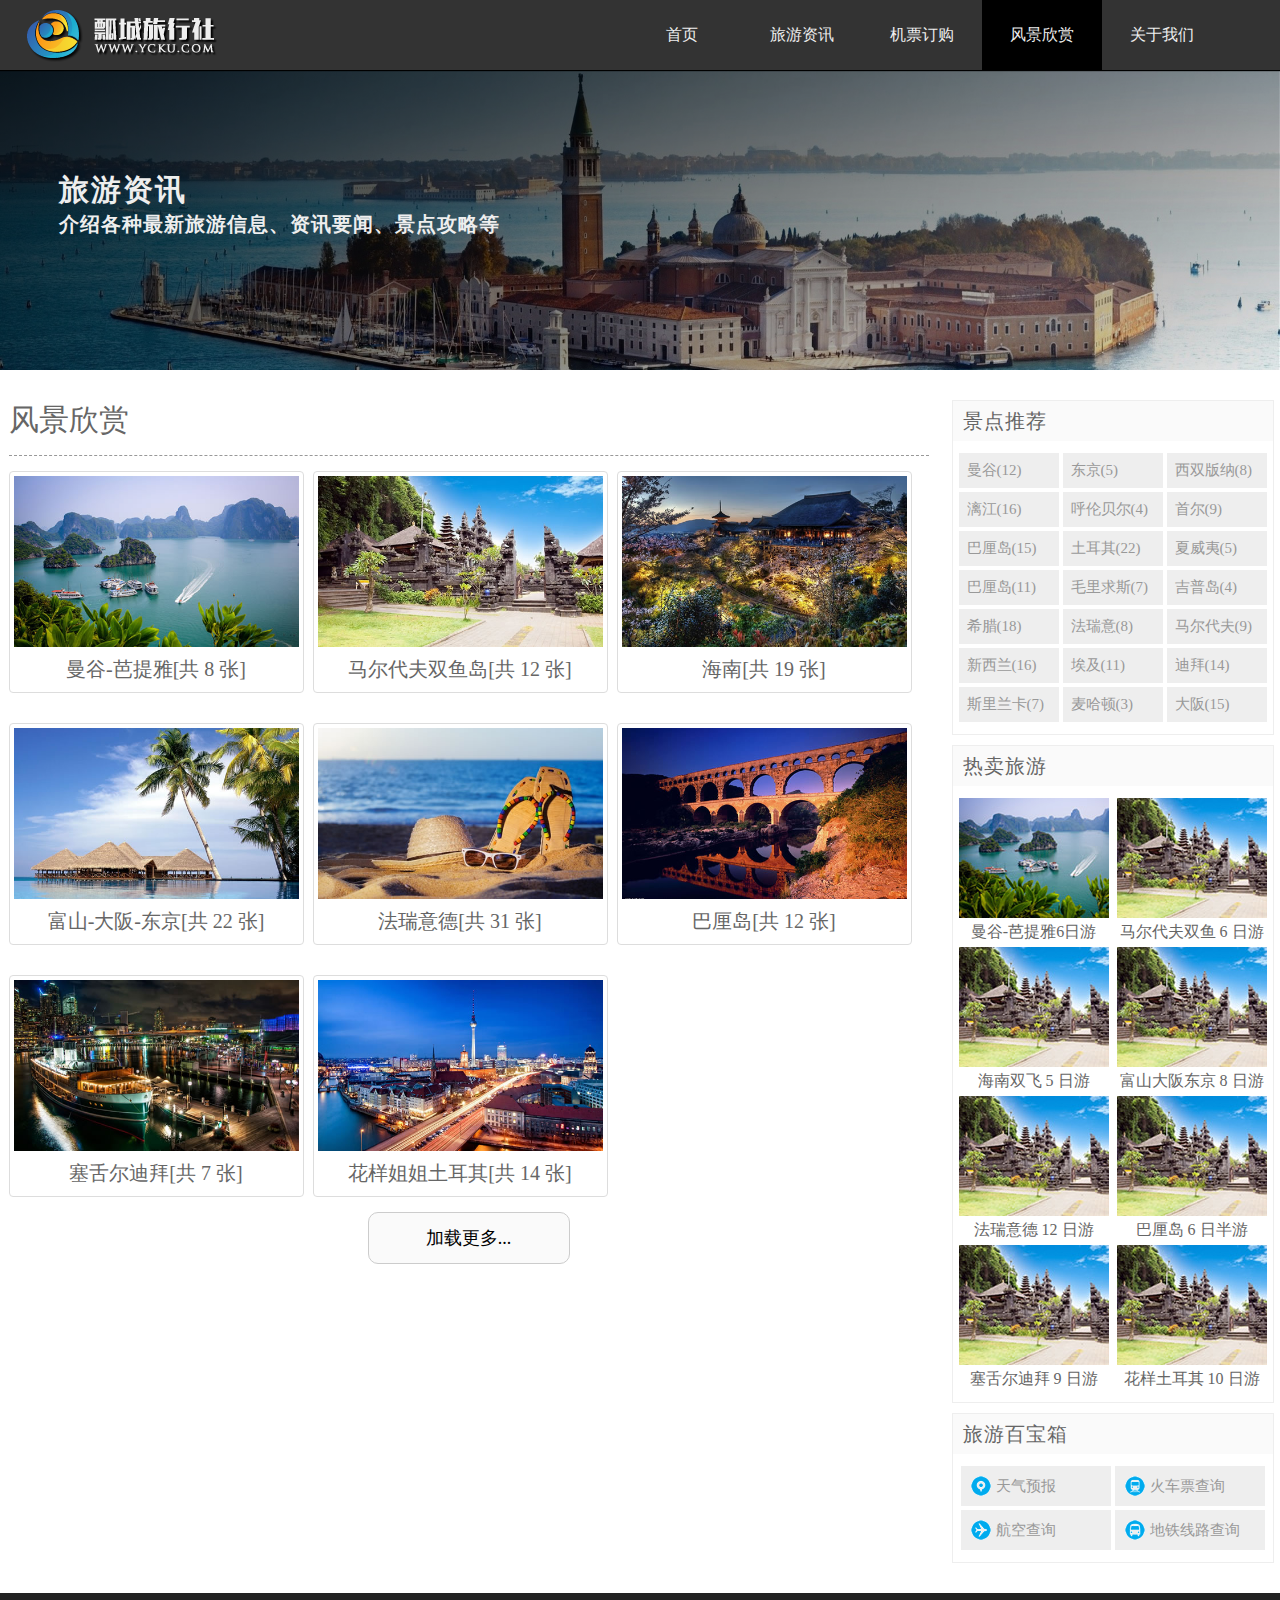
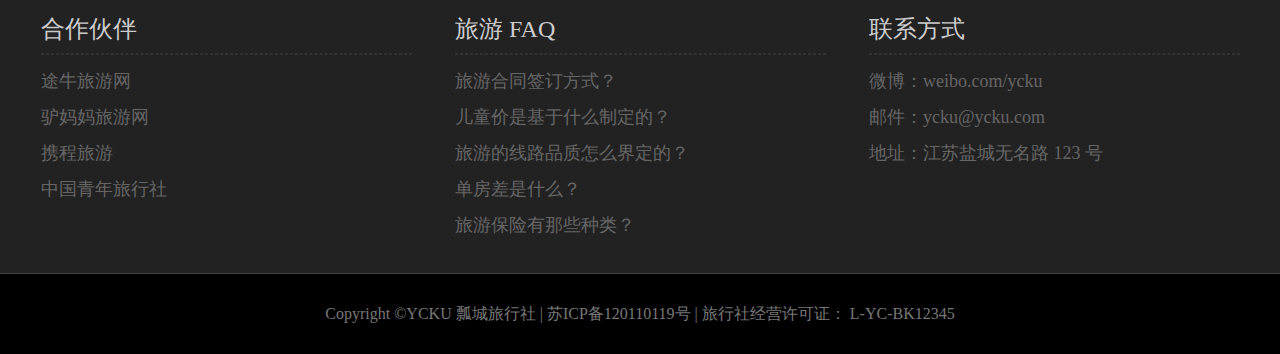
<file: web/其他模板/preview.html>
<!DOCTYPE html>
<html lang="en">

<head>
    <meta charset="UTF-8">
    <meta name="viewport" content="width=device-width, initial-scale=1.0">
    <meta http-equiv="X-UA-Compatible" content="ie=edge">
    <title>Document</title>
    <link rel="stylesheet" href="./css/information.css">
    <link rel="stylesheet" href="./css/basic.css">
    <link rel="stylesheet" href="./css/preview.css">
</head>

<body>
    <header id="header">
        <div class="center">
            <h1 class="logo">飘城web俱乐部</h1>
            <nav>
                <ul class="link">
                    <h1 class="none">网站导航</h1>
                    <li><a href="index.html">首页</a></li>
                    <li><a href="information.html">旅游资讯</a></li>
                    <li><a href="order.html">机票订购</a></li>
                    <li class="active"><a href="preview.html">风景欣赏</a></li>
                    <li><a href="about.html">关于我们</a></li>
                </ul>
            </nav>

        </div>
    </header>
    <div id="headline">
        <div class="center">
            <hgroup>
                <h2>旅游资讯</h2>
                <h3>介绍各种最新旅游信息、资讯要闻、景点攻略等</h3>
            </hgroup>

        </div>
    </div>
    <div id="container">
        <aside class="sidebar">
            <div class="sidebox recommend">
                <h2>景点推荐</h2>
                <div class="tag">
                    <a href="###">曼谷(12)</a>
                    <a href="###">东京(5)</a>
                    <a href="###">西双版纳(8)</a>
                    <a href="###">漓江(16)</a>
                    <a href="###">呼伦贝尔(4)</a>
                    <a href="###">首尔(9)</a>
                    <a href="###">巴厘岛(15)</a>
                    <a href="###">土耳其(22)</a>
                    <a href="###">夏威夷(5)</a>
                    <a href="###">巴厘岛(11)</a>
                    <a href="###">毛里求斯(7)</a>
                    <a href="###">吉普岛(4)</a>
                    <a href="###">希腊(18)</a>
                    <a href="###">法瑞意(8)</a>
                    <a href="###">马尔代夫(9)</a>
                    <a href="###">新西兰(16)</a>
                    <a href="###">埃及(11)</a>
                    <a href="###">迪拜(14)</a>
                    <a href="###">斯里兰卡(7)</a>
                    <a href="###">麦哈顿(3)</a>
                    <a href="###">大阪(15)</a>
                </div>

            </div>
            <div class="sidebox popular">
                <h2>热卖旅游</h2>
                <div class="figure">
                    <figure>
                        <img src="./img/information/hot1.jpg" alt="曼谷-芭提雅6日游">
                        <figcaption>曼谷-芭提雅6日游</figcaption>
                    </figure>
                    <figure> <img src="./img/information/hot2.jpg" alt="马尔代夫双鱼 6 日游">
                        <figcaption>马尔代夫双鱼 6 日游</figcaption>
                    </figure>
                    <figure> <img src="./img/information/hot2.jpg" alt="海南双飞 5 日游">
                        <figcaption>海南双飞 5 日游</figcaption>
                    </figure>
                    <figure> <img src="./img/information/hot2.jpg" alt="富山大阪东京 8 日游">
                        <figcaption>富山大阪东京 8 日游</figcaption>
                    </figure>
                    <figure> <img src="./img/information/hot2.jpg" alt="法瑞意德 12 日游">
                        <figcaption>法瑞意德 12 日游</figcaption>
                    </figure>
                    <figure> <img src="./img/information/hot2.jpg" alt="巴厘岛 6 日半游">
                        <figcaption>巴厘岛 6 日半游</figcaption>
                    </figure>
                    <figure> <img src="./img/information/hot2.jpg" alt="塞舌尔迪拜 9 日游">
                        <figcaption>塞舌尔迪拜 9 日游</figcaption>
                    </figure>
                    <figure> <img src="./img/information/hot2.jpg" alt="花样土耳其 10 日游">
                        <figcaption>花样土耳其 10 日游</figcaption>
                    </figure>
                </div>
            </div>
            <div class="sidebox treasure">
                <h2>旅游百宝箱</h2>
                <div class="box">
                    <a href="###" class="trea1">天气预报</a>
                    <a href="###" class="trea2">火车票查询</a>
                    <a href="###" class="trea3">航空查询</a>
                    <a href="###" class="trea4">地铁线路查询</a>
                </div>
            </div>
        </aside>
        <div class="scenery">
            <section>
                <h2>风景欣赏</h2>
                <figure> <img src="./img/home/tour1.jpg" alt="曼谷-芭提雅">
                    <figcaption>曼谷-芭提雅[共 8 张]</figcaption>
                </figure>
                <figure> <img src="./img/home/tour2.jpg" alt="马尔代夫双鱼岛">
                    <figcaption>马尔代夫双鱼岛[共 12 张]</figcaption>
                </figure>
                <figure> <img src="./img/home/tour3.jpg" alt="海南">
                    <figcaption>海南[共 19 张]</figcaption>
                </figure>
                <figure> <img src="./img/home/tour4.jpg" alt="富山-大阪-东京">
                    <figcaption>富山-大阪-东京[共 22 张]</figcaption>
                </figure>
                <figure> <img src="./img/home/tour5.jpg" alt="法瑞意德">
                    <figcaption>法瑞意德[共 31 张]</figcaption>
                </figure>
                <figure> <img src="./img/home/tour6.jpg" alt="巴厘岛">
                    <figcaption>巴厘岛[共 12 张]</figcaption>
                </figure>
                <figure>
                    <img src="./img/home/tour7.jpg" alt="塞舌尔迪拜">
                    <figcaption>塞舌尔迪拜[共 7 张]</figcaption>
                </figure>
                <figure> <img src="./img/home/tour8.jpg" alt="花样姐姐土耳其">
                    <figcaption>花样姐姐土耳其[共 14 张]</figcaption>
                </figure>
            </section>
            <div class="more">加载更多...</div>
        </div>

    </div>
    <footer id="footer">
        <div class="top">
            <div class="block left">
                <h2>合作伙伴</h2>
                <hr>
                <ul>
                    <li>途牛旅游网</li>
                    <li>驴妈妈旅游网</li>
                    <li>携程旅游</li>
                    <li>中国青年旅行社</li>
                </ul>
            </div>
            <div class="block center">
                <h2>旅游 FAQ</h2>
                <hr>
                <ul>
                    <li>旅游合同签订方式？</li>
                    <li>儿童价是基于什么制定的？</li>
                    <li>旅游的线路品质怎么界定的？</li>
                    <li>单房差是什么？</li>
                    <li>旅游保险有那些种类？</li>
                </ul>
            </div>
            <div class="block right">
                <h2>联系方式</h2>
                <hr>
                <ul>
                    <li>微博：weibo.com/ycku</li>
                    <li>邮件：ycku@ycku.com</li>
                    <li>地址：江苏盐城无名路 123 号</li>
                </ul>
            </div>
        </div>
        <div class="bottom">Copyright ©YCKU 瓢城旅行社 | 苏ICP备120110119号 | 旅行社经营许可证： L-YC-BK12345</div>
    </footer>
</body>

</html>
</file>
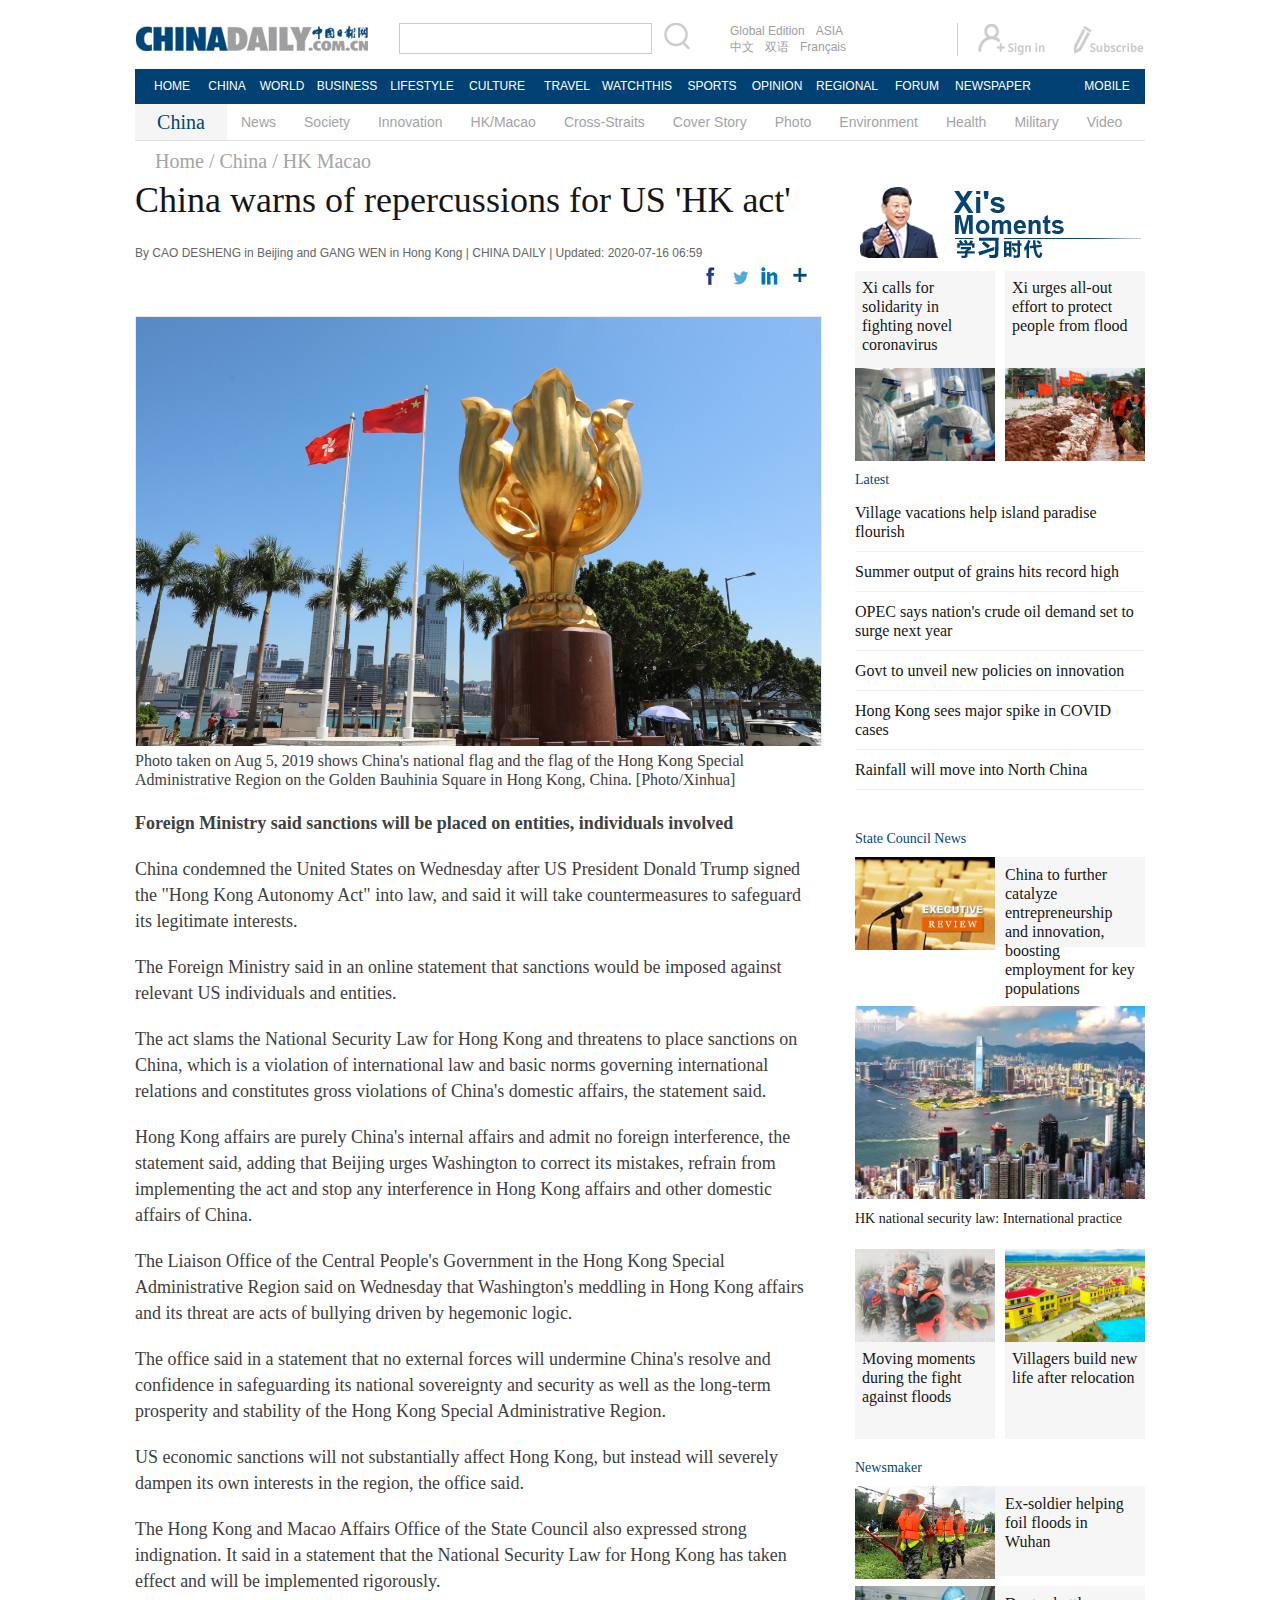
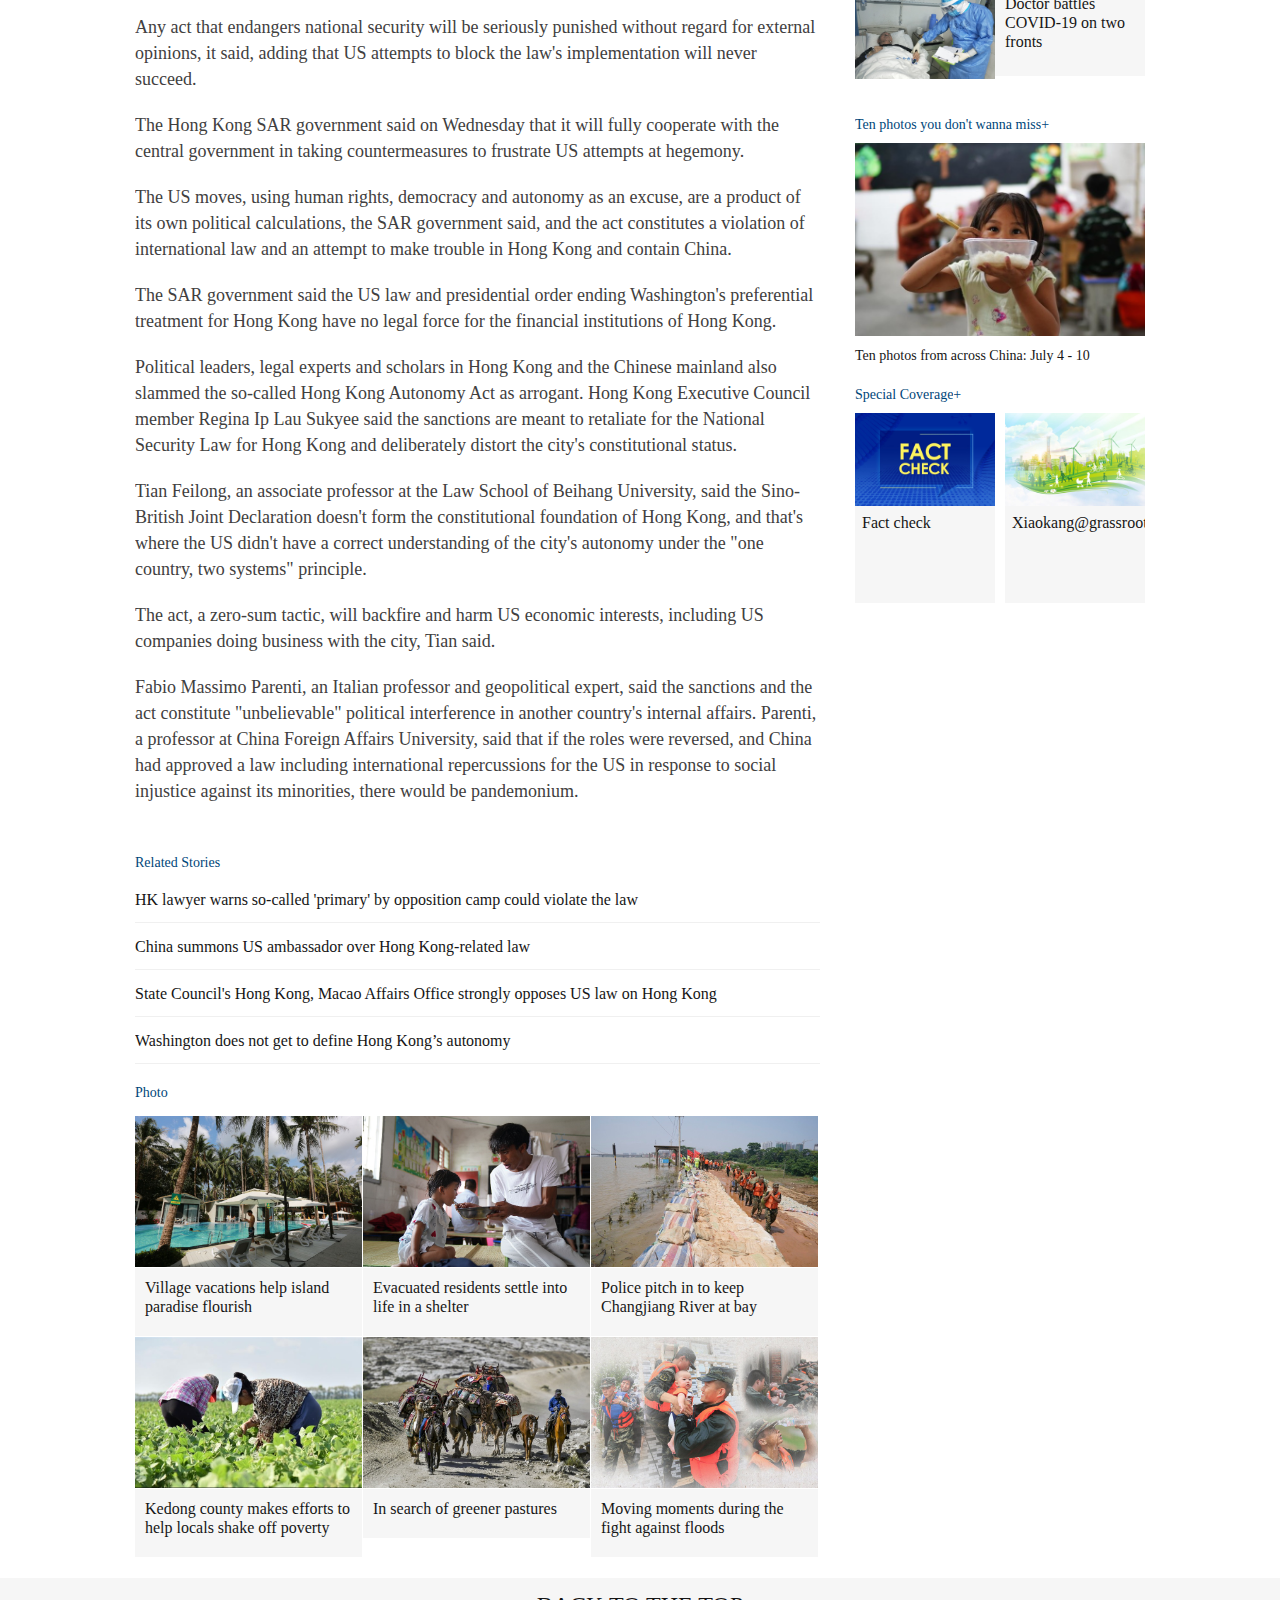
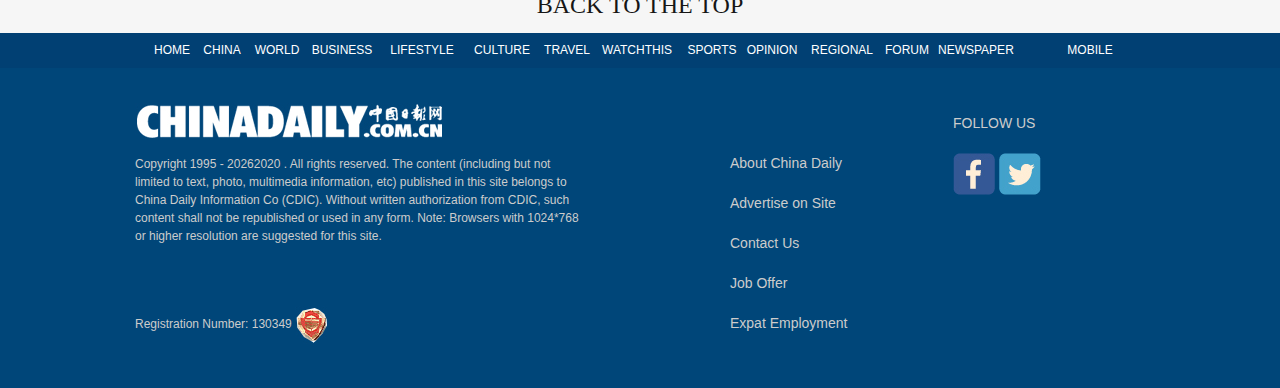
<file: 考研文档/英语/新闻/2020-07-16/China warns of repercussions for US 'HK act' - Chinadaily.com.cn.html>
<!DOCTYPE html PUBLIC "-//W3C//DTD XHTML 1.0 Transitional//EN" "http://www.w3.org/TR/xhtml1/DTD/xhtml1-transitional.dtd">
<!-- saved from url=(0073)https://www.chinadaily.com.cn/a/202007/16/WS5f0f8a4ca310834817259ba4.html -->
<html xmlns="http://www.w3.org/1999/xhtml" class="no-touch"><head><meta http-equiv="Content-Type" content="text/html; charset=UTF-8"><script src="./China warns of repercussions for US &#39;HK act&#39; - Chinadaily.com.cn_files/cd.analytics.min.js.下载"></script><script src="./China warns of repercussions for US &#39;HK act&#39; - Chinadaily.com.cn_files/jquery-1.9.0.min.js.下载"></script>
    
    <title>China warns of repercussions for US 'HK act' - Chinadaily.com.cn</title>
    <meta name="keywords" content="hong,kong,law,china,sanctions,statement,affairs,national,autonomy,security">
    <meta name="description" content="China condemns the US after US President Donald Trump signs the &quot;Hong Kong Autonomy Act&quot; into law, and says it will take countermeasures to safeguard its legitimate interests.">
    <meta property="og:recommend" content="0">
    <meta property="og:url" content="https://www.chinadaily.com.cn/a/202007/16/WS5f0f8a4ca310834817259ba4.html">
    <meta property="og:image" content="http://img2.chinadaily.com.cn/images/202007/16/5f0fa68ca3108348fcdd9fc2.jpeg">
    <link rel="stylesheet" charset="utf-8" href="./China warns of repercussions for US &#39;HK act&#39; - Chinadaily.com.cn_files/bootstrap.min.css">
    <link rel="stylesheet" charset="utf-8" href="./China warns of repercussions for US &#39;HK act&#39; - Chinadaily.com.cn_files/layout.css">

    <link rel="stylesheet" type="text/css" href="./China warns of repercussions for US &#39;HK act&#39; - Chinadaily.com.cn_files/r-public.css">
    <link rel="stylesheet" type="text/css" href="./China warns of repercussions for US &#39;HK act&#39; - Chinadaily.com.cn_files/r-content.css">
    <script src="./China warns of repercussions for US &#39;HK act&#39; - Chinadaily.com.cn_files/analytics"></script><script type="text/javascript" async="" src="./China warns of repercussions for US &#39;HK act&#39; - Chinadaily.com.cn_files/atrk.js.下载"></script><script xml:space="preserve" src="./China warns of repercussions for US &#39;HK act&#39; - Chinadaily.com.cn_files/html5shiv.js.下载"></script>
    <script xml:space="preserve" src="./China warns of repercussions for US &#39;HK act&#39; - Chinadaily.com.cn_files/respond.min.js.下载"></script>
    <link href="https://img2.chinadaily.com.cn/h5hack/respond-proxy.html" id="respond-proxy" rel="respond-proxy">
    <link href="https://www.chinadaily.com.cn/h5hack/respond.proxy.gif" id="respond-redirect" rel="respond-redirect">
    <script src="./China warns of repercussions for US &#39;HK act&#39; - Chinadaily.com.cn_files/respond.proxy.js.下载" xml:space="preserve"></script>
    <meta name="viewport" content="width=device-width, initial-scale=1.0, minimum-scale=1.0, maximum-scale=1.0, user-scalable=no">
    <script language="javascript" src="./China warns of repercussions for US &#39;HK act&#39; - Chinadaily.com.cn_files/jquery.js.下载" type="text/javascript" xml:space="preserve"></script><!--jquery-->
    <script language="javascript" src="./China warns of repercussions for US &#39;HK act&#39; - Chinadaily.com.cn_files/bootstrap.min.js.下载" type="text/javascript" xml:space="preserve"></script><!-- bootstrap js -->
    <script language="javascript" type="text/javascript" xml:space="preserve" src="./China warns of repercussions for US &#39;HK act&#39; - Chinadaily.com.cn_files/public.js.下载"></script>
 <!--   <script type="text/javascript" charset="utf-8" rel="stylesheet" cms:pr-src="common/js/taboolaHead.js"></script>		-->
            <script type="text/javascript" charset="utf-8" rel="stylesheet" xml:space="preserve" src="./China warns of repercussions for US &#39;HK act&#39; - Chinadaily.com.cn_files/jweixin-1.0.0.js.下载"></script>
    <script src="./China warns of repercussions for US &#39;HK act&#39; - Chinadaily.com.cn_files/jsonps.js.下载" xml:space="preserve"></script><script type="text/javascript" src="./China warns of repercussions for US &#39;HK act&#39; - Chinadaily.com.cn_files/jweixin-1.0.0.js(1).下载" id="weixin-init"></script>
    <!--[if lt IE 9]>

<style type="text/css">
.zhezhao{
background-color:#ddd;
}
</style>
<![endif]-->
    
      <meta name="articaltype" content="COMPO">
      <meta name="filetype" content="1">
      <meta name="publishedtype" content="1">
      <meta name="pagetype" content="1">
      <meta name="catalogs" content="59b8d010a3108c54ed7dfc30">
      <meta name="contentid" content="WS5f0f8a4ca310834817259ba4">
      <meta name="publishdate" content="2020-07-16">
      <meta name="editor" content="孙汝">
      <meta name="author" content="马驰">
      <meta name="source" content="CHINA DAILY">

      <!--来源-->
      <meta name="webterren_speical" content="4">
      <meta name="sourcetype" content="4">
    
  <!--  <th:block th:include="@{/}+'common/2017en' :: taboolaarticle"/>		-->
  <script src="./China warns of repercussions for US &#39;HK act&#39; - Chinadaily.com.cn_files/bsStatic.js.下载" type="text/javascript" charset="utf-8"></script><script src="./China warns of repercussions for US &#39;HK act&#39; - Chinadaily.com.cn_files/bs-engine.js.下载" type="text/javascript" charset="utf-8"></script><style type="text/css">/*
 * contextMenu.js v 1.4.0
 * Author: Sudhanshu Yadav
 * s-yadav.github.com
 * Copyright (c) 2013 Sudhanshu Yadav.
 * Dual licensed under the MIT and GPL licenses
**/

.iw-contextMenu {
    box-shadow: 0px 2px 3px rgba(0, 0, 0, 0.10) !important;
    border: 1px solid #c8c7cc !important;
    border-radius: 11px !important;
    display: none;
    z-index: 1000000132;
    max-width: 300px !important;
    width: auto !important;
}

.dark-mode .iw-contextMenu,
.TnITTtw-dark-mode.iw-contextMenu,
.TnITTtw-dark-mode .iw-contextMenu {
    border-color: #747473 !important;
}

.iw-cm-menu {
    background: #fff !important;
    color: #000 !important;
    margin: 0px !important;
    padding: 0px !important;
    overflow: visible !important;
}

.dark-mode .iw-cm-menu,
.TnITTtw-dark-mode.iw-cm-menu,
.TnITTtw-dark-mode .iw-cm-menu {
    background: #525251 !important;
    color: #FFF !important;
}

.iw-curMenu {
}

.iw-cm-menu li {
    font-family: -apple-system, BlinkMacSystemFont, "Helvetica Neue", Helvetica, Arial, Ubuntu, sans-serif !important;
    list-style: none !important;
    padding: 10px !important;
    padding-right: 20px !important;
    border-bottom: 1px solid #c8c7cc !important;
    font-weight: 400 !important;
    cursor: pointer !important;
    position: relative !important;
    font-size: 14px !important;
    margin: 0 !important;
    line-height: inherit !important;
    border-radius: 0 !important;
    display: block !important;
}

.dark-mode .iw-cm-menu li, .TnITTtw-dark-mode .iw-cm-menu li {
    border-bottom-color: #747473 !important;
}

.iw-cm-menu li:first-child {
    border-top-left-radius: 11px !important;
    border-top-right-radius: 11px !important;
}

.iw-cm-menu li:last-child {
    border-bottom-left-radius: 11px !important;
    border-bottom-right-radius: 11px !important;
    border-bottom: none !important;
}

.iw-mOverlay {
    position: absolute !important;
    width: 100% !important;
    height: 100% !important;
    top: 0px !important;
    left: 0px !important;
    background: #FFF !important;
    opacity: .5 !important;
}

.iw-contextMenu li.iw-mDisable {
    opacity: 0.3 !important;
    cursor: default !important;
}

.iw-mSelected {
    background-color: #F6F6F6 !important;
}

.dark-mode .iw-mSelected, .TnITTtw-dark-mode .iw-mSelected {
    background-color: #676766 !important;
}

.iw-cm-arrow-right {
    width: 0 !important;
    height: 0 !important;
    border-top: 5px solid transparent !important;
    border-bottom: 5px solid transparent !important;
    border-left: 5px solid #000 !important;
    position: absolute !important;
    right: 5px !important;
    top: 50% !important;
    margin-top: -5px !important;
}

.dark-mode .iw-cm-arrow-right, .TnITTtw-dark-mode .iw-cm-arrow-right {
    border-left-color: #FFF !important;
}

.iw-mSelected > .iw-cm-arrow-right {
}

/*context menu css end */</style><style type="text/css">@-webkit-keyframes load4 {
    0%,
    100% {
        box-shadow: 0 -3em 0 0.2em, 2em -2em 0 0em, 3em 0 0 -1em, 2em 2em 0 -1em, 0 3em 0 -1em, -2em 2em 0 -1em, -3em 0 0 -1em, -2em -2em 0 0;
    }
    12.5% {
        box-shadow: 0 -3em 0 0, 2em -2em 0 0.2em, 3em 0 0 0, 2em 2em 0 -1em, 0 3em 0 -1em, -2em 2em 0 -1em, -3em 0 0 -1em, -2em -2em 0 -1em;
    }
    25% {
        box-shadow: 0 -3em 0 -0.5em, 2em -2em 0 0, 3em 0 0 0.2em, 2em 2em 0 0, 0 3em 0 -1em, -2em 2em 0 -1em, -3em 0 0 -1em, -2em -2em 0 -1em;
    }
    37.5% {
        box-shadow: 0 -3em 0 -1em, 2em -2em 0 -1em, 3em 0em 0 0, 2em 2em 0 0.2em, 0 3em 0 0em, -2em 2em 0 -1em, -3em 0em 0 -1em, -2em -2em 0 -1em;
    }
    50% {
        box-shadow: 0 -3em 0 -1em, 2em -2em 0 -1em, 3em 0 0 -1em, 2em 2em 0 0em, 0 3em 0 0.2em, -2em 2em 0 0, -3em 0em 0 -1em, -2em -2em 0 -1em;
    }
    62.5% {
        box-shadow: 0 -3em 0 -1em, 2em -2em 0 -1em, 3em 0 0 -1em, 2em 2em 0 -1em, 0 3em 0 0, -2em 2em 0 0.2em, -3em 0 0 0, -2em -2em 0 -1em;
    }
    75% {
        box-shadow: 0em -3em 0 -1em, 2em -2em 0 -1em, 3em 0em 0 -1em, 2em 2em 0 -1em, 0 3em 0 -1em, -2em 2em 0 0, -3em 0em 0 0.2em, -2em -2em 0 0;
    }
    87.5% {
        box-shadow: 0em -3em 0 0, 2em -2em 0 -1em, 3em 0 0 -1em, 2em 2em 0 -1em, 0 3em 0 -1em, -2em 2em 0 0, -3em 0em 0 0, -2em -2em 0 0.2em;
    }
}

@keyframes load4 {
    0%,
    100% {
        box-shadow: 0 -3em 0 0.2em, 2em -2em 0 0em, 3em 0 0 -1em, 2em 2em 0 -1em, 0 3em 0 -1em, -2em 2em 0 -1em, -3em 0 0 -1em, -2em -2em 0 0;
    }
    12.5% {
        box-shadow: 0 -3em 0 0, 2em -2em 0 0.2em, 3em 0 0 0, 2em 2em 0 -1em, 0 3em 0 -1em, -2em 2em 0 -1em, -3em 0 0 -1em, -2em -2em 0 -1em;
    }
    25% {
        box-shadow: 0 -3em 0 -0.5em, 2em -2em 0 0, 3em 0 0 0.2em, 2em 2em 0 0, 0 3em 0 -1em, -2em 2em 0 -1em, -3em 0 0 -1em, -2em -2em 0 -1em;
    }
    37.5% {
        box-shadow: 0 -3em 0 -1em, 2em -2em 0 -1em, 3em 0em 0 0, 2em 2em 0 0.2em, 0 3em 0 0em, -2em 2em 0 -1em, -3em 0em 0 -1em, -2em -2em 0 -1em;
    }
    50% {
        box-shadow: 0 -3em 0 -1em, 2em -2em 0 -1em, 3em 0 0 -1em, 2em 2em 0 0em, 0 3em 0 0.2em, -2em 2em 0 0, -3em 0em 0 -1em, -2em -2em 0 -1em;
    }
    62.5% {
        box-shadow: 0 -3em 0 -1em, 2em -2em 0 -1em, 3em 0 0 -1em, 2em 2em 0 -1em, 0 3em 0 0, -2em 2em 0 0.2em, -3em 0 0 0, -2em -2em 0 -1em;
    }
    75% {
        box-shadow: 0em -3em 0 -1em, 2em -2em 0 -1em, 3em 0em 0 -1em, 2em 2em 0 -1em, 0 3em 0 -1em, -2em 2em 0 0, -3em 0em 0 0.2em, -2em -2em 0 0;
    }
    87.5% {
        box-shadow: 0em -3em 0 0, 2em -2em 0 -1em, 3em 0 0 -1em, 2em 2em 0 -1em, 0 3em 0 -1em, -2em 2em 0 0, -3em 0em 0 0, -2em -2em 0 0.2em;
    }
}</style><style type="text/css">/* This is not a zero-length file! */</style></head>
  <body style="zoom: 1;">
     <div id="wx_image" style="display:none;">
      <img src="./China warns of repercussions for US &#39;HK act&#39; - Chinadaily.com.cn_files/logo_chinadaily.jpg">
    </div>
    <script type="text/javascript" xml:space="preserve">  
	//<![CDATA[
	jq(document).ready(function () {
      function is_weixin(){
			var ua = navigator.userAgent.toLowerCase();
			if(ua.match(/MicroMessenger/i)=="micromessenger") {
				return true;
			} else {
				return false;
			}
		}
		var url =location.href;
		if(is_weixin()){
			jq.post('https://share.chinadaily.com.cn/wxshare/api/wxinit', {url:url}, function(data){
				wx.config({
					debug: false,
					appId: data.appid,
					timestamp: data.timestamp,
					nonceStr: data.noncestr,
					signature: data.sign,
					jsApiList: ['onMenuShareTimeline','onMenuShareAppMessage']
				}),
				wx.ready(function(){
					wx.onMenuShareTimeline({
						title: 'China warns of repercussions for US \'HK act\'',
						link: url,
						imgUrl: 'http://img2.chinadaily.com.cn/images/202007/16/5f0fa68ca3108348fcdd9fc6.jpeg'
					});
					var data = {
							title: 'China warns of repercussions for US \'HK act\'',
                   desc: 'China condemns the US after US President Donald Trump signs the \"Hong Kong Autonomy Act\" into law, and says it will take countermeasures to safeguard its legitimate interests.',
							link: url,
							imgUrl: 'http://img2.chinadaily.com.cn/images/202007/16/5f0fa68ca3108348fcdd9fc6.jpeg'
					};
					wx.onMenuShareAppMessage(data);
				}),
				wx.error(function(res){
					console.log("微信验证失败!");
				})
			});
		}
      
	});
		//]]>
	</script>
    
      <div class="r-phototitle">
        <!-- AdSame ShowCode: 新版英文2013.10.17 / 新英文内容页-18/2/6 / A1 Begin -->
        <script type="text/javascript" src="./China warns of repercussions for US &#39;HK act&#39; - Chinadaily.com.cn_files/s" charset="gbk"></script>
        <!-- AdSame ShowCode: 新版英文2013.10.17 / 新英文内容页-18/2/6 / A1 End -->
      </div>
    
    
      <!-- begin响应式遮罩层-->
      <div class="zhezhao"></div>
      <!-- end 响应式遮罩 -->
      <!-- 响应式nav开始 -->
      <nav class="navbartop1">
        <div class="nav-fluid">
          <div class="yinyingceng"></div>
          <button type="button" class="navbutton1 res-m">
            <span class="icon-bar1"></span>
            <span class="icon-bar1"></span>
            <span class="icon-bar1"></span>
          </button>
        </div>
        <div class="img-center res-m">
          <a class="a-center" target="_top" href="https://www.chinadaily.com.cn/"><img src="./China warns of repercussions for US &#39;HK act&#39; - Chinadaily.com.cn_files/logo.png" alt="chinadaily">
          </a>
        </div>
        <div class="fl-right res-m">
          <a href="https://cn.chinadaily.com.cn/" target="_top"><img src="./China warns of repercussions for US &#39;HK act&#39; - Chinadaily.com.cn_files/cnbut.png"></a>
        </div>
      </nav>
      <!-- 响应式nav结束 -->
      <ul class="xiao-ul">
        <li><a href="https://newssearch.chinadaily.com.cn/en/search" target="_top"><span>Search</span></a></li>
        <li><a target="_top" href="https://www.chinadaily.com.cn/">HOME</a></li>
        <li>
          <a target="_top" href="https://www.chinadaily.com.cn/china">CHINA</a>
          </li>
        <li>
          <a target="_top" href="https://www.chinadaily.com.cn/world">WORLD</a>
          </li>
        <li>
          <a target="_top" href="https://www.chinadaily.com.cn/business">BUSINESS</a>
          </li>
        <li>
          <a target="_top" href="https://www.chinadaily.com.cn/life">LIFESTYLE</a>
          </li>
        <li>
          <a target="_top" href="https://www.chinadaily.com.cn/culture">CULTURE</a>
          </li>
        <li>
          <a target="_top" href="https://www.chinadaily.com.cn/travel">TRAVEL</a>
          </li>
        <li><a href="http://watchthis.chinadaily.com.cn/" target="_blank">WATCHTHIS</a></li>
        <li>
          <a target="_top" href="https://www.chinadaily.com.cn/sports">SPORTS</a>
          </li>
        <li>
          <a target="_top" href="https://www.chinadaily.com.cn/opinion">OPINION</a>
          </li>
        <li>
          <a target="_top" href="https://www.chinadaily.com.cn/regional">REGIONAL</a>
          </li>
        <li><a href="http://bbs.chinadaily.com.cn/" target="_top">FORUM</a></li>
        <li><a href="javascript:void(0)">NEWSPAPER</a></li>
        <li><a href="https://www.chinadaily.com.cn/newmedia.html" target="_top">MOBILE</a></li>
      </ul>
      <!-- pc头部 -->
      <div class="topBar">
        <div class="logo"><a target="_top" href="https://www.chinadaily.com.cn/"><img src="./China warns of repercussions for US &#39;HK act&#39; - Chinadaily.com.cn_files/logo_art.jpg"></a></div>
        <div class="search">
          <form name="searchform" method="get" action="https://newssearch.chinadaily.com.cn/en/search" onsubmit="return do_search(this)" target="_blank">
            <input name="query" id="searchText" onfocus="cleanword(this)" type="text">
            <span><img src="./China warns of repercussions for US &#39;HK act&#39; - Chinadaily.com.cn_files/fdj_art.gif" onclick="javascript:searchform.submit()"></span>
          </form>
        </div>
        <div class="channel">
          <span><a href="http://www.chinadailyglobal.com/" target="_blank">Global Edition</a><a href="http://www.chinadailyasia.com/" target="_blank">ASIA</a></span>
          <span><a href="http://cn.chinadaily.com.cn/" target="_blank">中文</a><a href="http://language.chinadaily.com.cn/" target="_blank">双语</a><a href="http://www.chinadaily.com.cn/chinawatch_fr/index.html" target="_blank">Français</a></span>
        </div>
        <div class="topInfo"><a href="http://bbs.chinadaily.com.cn/member.php?mod=register.php" target="_blank" style="padding-right: 28px;"><img src="./China warns of repercussions for US &#39;HK act&#39; - Chinadaily.com.cn_files/sign_ico_art.gif"></a><a href="http://subscription.chinadaily.com.cn/" target="_blank"><img src="./China warns of repercussions for US &#39;HK act&#39; - Chinadaily.com.cn_files/sub_ico_art.gif"></a></div>
      </div>
      <!-- pc 菜单 -->
      <div class="topNav">
        <ul class="dropdown">
          <li style="width: 55px;"><a target="_top" href="https://www.chinadaily.com.cn/">HOME</a></li>
          <li style=" width:55px;">
            <a target="_top" href="https://www.chinadaily.com.cn/china">CHINA</a>
            </li>
          <li style=" width:65px;">
            <a target="_top" href="https://www.chinadaily.com.cn/world">WORLD</a>
            </li>
          <li style=" width:75px;">
            <a target="_top" href="https://www.chinadaily.com.cn/business">BUSINESS</a>
            </li>
          <li style=" width:75px;">
            <a target="_top" href="https://www.chinadaily.com.cn/life">LIFESTYLE</a>
            </li>
          <li style=" width:70px;">
            <a target="_top" href="https://www.chinadaily.com.cn/culture">CULTURE</a>
            </li>
          <li style=" width:70px;">
            <a target="_top" href="https://www.chinadaily.com.cn/travel">TRAVEL</a>
            </li>
          <li style=" width:75px;"><a href="https://watchthis.chinadaily.com.cn/" target="_blank">WATCHTHIS</a></li>
          <li style=" width:65px;">
            <a target="_top" href="https://www.chinadaily.com.cn/sports">SPORTS</a>
            </li>
          <li style=" width:70px;">
            <a target="_top" href="https://www.chinadaily.com.cn/opinion">OPINION</a>
            </li>
          <li style=" width:70px;">
            <a target="_top" href="https://www.chinadaily.com.cn/regional">REGIONAL</a>
            </li>
          <li style=" width:75px;"><a href="http://bbs.chinadaily.com.cn/" target="_blank">FORUM</a></li>
          <li class="newspaper"><a href="javascript:void(0);">NEWSPAPER</a>
            <ul class="sub_menu">
              <li><a href="http://newspress.chinadaily.net.cn/" target="_blank" style="width:110px;">China Daily PDF</a></li>
              <li><a href="https://epaper.chinadaily.com.cn/china" target="_top" style="width:130px;">China Daily E-paper</a></li>
            </ul>
          </li>
          <li style="width:75px;"><a href="https://www.chinadaily.com.cn/newmedia.html" target="_blank">MOBILE</a></li>
        </ul>
      </div>
    
    <!-- pc 二级菜单 -->
    <div class="topNav2_art" style="margin-bottom:0;">
      <span>China</span>
   <ul>
    <li>
<a target="_top" shape="rect" href="https://www.chinadaily.com.cn/china/governmentandpolicy">News</a>

  </li>
   <li>
<a target="_top" shape="rect" href="https://www.chinadaily.com.cn/china/society">Society</a>

  </li>
   <li>
<a target="_top" shape="rect" href="https://www.chinadaily.com.cn/china/scitech">Innovation</a>

  </li>
   <li>
<a target="_top" shape="rect" href="https://www.chinadaily.com.cn/china/59b8d010a3108c54ed7dfc30">HK/Macao</a>

  </li>
     <li>
<a target="_top" shape="rect" href="https://www.chinadaily.com.cn/china/crossstraits">Cross-Straits</a>

  </li>
   <li>
<a target="_top" shape="rect" href="https://www.chinadaily.com.cn/china/coverstory">Cover Story</a>

  </li>
  <li>
<a target="_top" shape="rect" href="https://www.chinadaily.com.cn/china/211flash">Photo</a>

  </li>
  <li>
<a target="_top" shape="rect" href="https://www.chinadaily.com.cn/china/environment">Environment</a>

  </li>
    <li>
<a target="_top" shape="rect" href="https://www.chinadaily.com.cn/china/59b8d010a3108c54ed7dfc27">Health</a>

  </li>
    <li>
<a target="_top" shape="rect" href="https://www.chinadaily.com.cn/china/59b8d010a3108c54ed7dfc25">Military</a>

  </li>
  <li>
<a target="_top" shape="rect" href="https://www.chinadaily.com.cn/china/5bff7e9ea310eff30328bd28">Video</a>

  </li>

  </ul>
    </div>
    <!-- pc 当前栏目 -->
    <div class="topNav3_art"> <span id="bread-nav">
      
        
          <a shape="rect" href="https://www.chinadaily.com.cn/">Home</a>
          
          
        
      
      
        
          
          <a shape="rect" href="https://www.chinadaily.com.cn/china">/ China</a>
          
        
      
      
        
          
          
          <a shape="rect" href="https://www.chinadaily.com.cn/china/59b8d010a3108c54ed7dfc30">/ HK Macao</a>
        
      
      </span></div>
    <!-- 响应式bread导航 -->
    <ol class="breadcrumb res-m" id="bread-nav1">
      
        
           <li><a shape="rect" href="https://www.chinadaily.com.cn/">Home</a></li>
          
          
        
      
      
        
          
          <li><a shape="rect" href="https://www.chinadaily.com.cn/china">China</a></li>
          
        
      
      
        
          
          
          <li><a shape="rect" href="https://www.chinadaily.com.cn/china/59b8d010a3108c54ed7dfc30">HK Macao</a></li>
        
      
    </ol>
    <!-- pc 主体开始 -->
    <div class="main_art">
      <div class="lft_art" id="lft-art">
        
 
        <h1>China warns of repercussions for US 'HK act'</h1>
        <div class="info">
          <span class="info_l">
            By CAO DESHENG in Beijing and GANG WEN in Hong Kong | 
            CHINA DAILY |
            Updated: 2020-07-16 06:59
          </span>
          <span class="info_r">
            <a title="facebook" style="cursor:pointer; " onclick="javascript:bShare.share(event,&#39;facebook&#39;,0);return false;" shape="rect"><img src="./China warns of repercussions for US &#39;HK act&#39; - Chinadaily.com.cn_files/f_art.gif"></a>
            <a title="twitter" style="cursor:pointer; " onclick="javascript:bShare.share(event,&#39;twitter&#39;,0);return false;" shape="rect"><img src="./China warns of repercussions for US &#39;HK act&#39; - Chinadaily.com.cn_files/w_art.gif"></a>
            <a title="linkedin" style="cursor:pointer; " onclick="javascript:bShare.share(event,&#39;linkedin&#39;,0);return false;" shape="rect"><img src="./China warns of repercussions for US &#39;HK act&#39; - Chinadaily.com.cn_files/in_art.gif"></a>
            <a title="More" style="cursor:pointer; " onclick="javascript:bShare.more(event);return false;" shape="rect"><img src="./China warns of repercussions for US &#39;HK act&#39; - Chinadaily.com.cn_files/more_art.gif"></a>
          </span>
          <script type="text/javascript" charset="utf-8" src="./China warns of repercussions for US &#39;HK act&#39; - Chinadaily.com.cn_files/button.js.下载" xml:space="preserve"></script><a class="bshareDiv" onclick="javascript:return false;"></a>
          <script type="text/javascript" charset="utf-8" src="./China warns of repercussions for US &#39;HK act&#39; - Chinadaily.com.cn_files/bshareC0.js.下载" xml:space="preserve"></script>
        </div>
        <div id="Content">
          
          <figure class="image" style="display: table;"> 
 <img src="./China warns of repercussions for US &#39;HK act&#39; - Chinadaily.com.cn_files/5f0fa68ca3108348fcdd9fbf.jpeg" data-from="newsroom" data-mimetype="image/jpeg" id="img-5f0fa68ca3108348fcdd9fbf"> 
 <figcaption style="display: table-caption; caption-side: bottom;">
   Photo taken on Aug 5, 2019 shows China's national flag and the flag of the Hong Kong Special Administrative Region on the Golden Bauhinia Square in Hong Kong, China. [Photo/Xinhua] 
 </figcaption> 
</figure> 
<p><strong>Foreign Ministry said sanctions will be placed on entities, individuals involved</strong></p> 
<p>China condemned the United States on Wednesday after US President Donald Trump signed the "Hong Kong Autonomy Act" into law, and said it will take countermeasures to safeguard its legitimate interests.</p> 
<p>The Foreign Ministry said in an online statement that sanctions would be imposed against relevant US individuals and entities.</p> 
<p>The act slams the National Security Law for Hong Kong and threatens to place sanctions on China, which is a violation of international law and basic norms governing international relations and constitutes gross violations of China's domestic affairs, the statement said.</p> 
<p>Hong Kong affairs are purely China's internal affairs and admit no foreign interference, the statement said, adding that Beijing urges Washington to correct its mistakes, refrain from implementing the act and stop any interference in Hong Kong affairs and other domestic affairs of China.</p> 
<p>The Liaison Office of the Central People's Government in the Hong Kong Special Administrative Region said on Wednesday that Washington's meddling in Hong Kong affairs and its threat are acts of bullying driven by hegemonic logic.</p> 
<p>The office said in a statement that no external forces will undermine China's resolve and confidence in safeguarding its national sovereignty and security as well as the long-term prosperity and stability of the Hong Kong Special Administrative Region.</p> 
<p>US economic sanctions will not substantially affect Hong Kong, but instead will severely dampen its own interests in the region, the office said.</p> 
<p>The Hong Kong and Macao Affairs Office of the State Council also expressed strong indignation. It said in a statement that the National Security Law for Hong Kong has taken effect and will be implemented rigorously.</p> 
<p>Any act that endangers national security will be seriously punished without regard for external opinions, it said, adding that US attempts to block the law's implementation will never succeed.</p> 
<p>The Hong Kong SAR government said on Wednesday that it will fully cooperate with the central government in taking countermeasures to frustrate US attempts at hegemony.</p> 
<p>The US moves, using human rights, democracy and autonomy as an excuse, are a product of its own political calculations, the SAR government said, and the act constitutes a violation of international law and an attempt to make trouble in Hong Kong and contain China.</p> 
<p>The SAR government said the US law and presidential order ending Washington's preferential treatment for Hong Kong have no legal force for the financial institutions of Hong Kong.</p> 
<p>Political leaders, legal experts and scholars in Hong Kong and the Chinese mainland also slammed the so-called Hong Kong Autonomy Act as arrogant. Hong Kong Executive Council member Regina Ip Lau Sukyee said the sanctions are meant to retaliate for the National Security Law for Hong Kong and deliberately distort the city's constitutional status.</p> 
<p>Tian Feilong, an associate professor at the Law School of Beihang University, said the Sino-British Joint Declaration doesn't form the constitutional foundation of Hong Kong, and that's where the US didn't have a correct understanding of the city's autonomy under the "one country, two systems" principle.</p> 
<p>The act, a zero-sum tactic, will backfire and harm US economic interests, including US companies doing business with the city, Tian said.</p> 
<p>Fabio Massimo Parenti, an Italian professor and geopolitical expert, said the sanctions and the act constitute "unbelievable" political interference in another country's internal affairs. Parenti, a professor at China Foreign Affairs University, said that if the roles were reversed, and China had approved a law including international repercussions for the US in response to social injustice against its minorities, there would be pandemonium.</p>
        </div>

        
      
  

        <div class="selectpage">
          <!--移动分页-->
          
        </div>
        <!-- show more -->
        <!-- <div class="mb50">
<img src="img/more.jpg" width="685" height="23" /> </div> -->
        <!--   <th:block th:include="@{/}+'common/ad' :: content_B1"/>		-->
        
      <div class="mb30" style="overflow:auto; clear:both; ">
        <div style="float:left; ">
          <!-- AdSame ShowCode: 新版英文2013.10.17 / 英文内容页通发17.3.24 / C3 Begin -->
          <script type="text/javascript" src="./China warns of repercussions for US &#39;HK act&#39; - Chinadaily.com.cn_files/s(1)" charset="gbk"></script>
          <!-- AdSame ShowCode: 新版英文2013.10.17 / 英文内容页通发17.3.24 / C3 End -->
        </div>
        <div style="float:right; ">
          <!-- AdSame ShowCode: 新版英文2013.10.17 / 英文内容页通发17.3.24 / C4 Begin -->
          <script type="text/javascript" src="./China warns of repercussions for US &#39;HK act&#39; - Chinadaily.com.cn_files/s(2)" charset="gbk"></script>
          <!-- AdSame ShowCode: 新版英文2013.10.17 / 英文内容页通发17.3.24 / C4 End -->
        </div>
      </div>
    
 <!--       <th:block th:include="@{/}+'common/2017en' :: taboolaThumb1"/>
        <th:block th:include="@{/}+'common/2017en' :: taboolaThumb2"/>
      <th:block th:include="@{|/|}+'common/2017en' :: comments"/>	-->
        <!-- Related Stories -->
        
          <div class="mb20">

            <div class="bt2" style="margin-bottom:5px;"><b>Related Stories</b></div>
            <ul class="lis_art2">
              
                <li><a target="_blank" shape="rect" href="https://www.chinadaily.com.cn/a/202007/16/WS5f0f529fa310834817259b87.html">HK lawyer warns so-called 'primary' by opposition camp could violate the law</a></li>
              
              
                <li><a target="_blank" shape="rect" href="https://www.chinadaily.com.cn/a/202007/16/WS5f0f31f6a310834817259b77.html">China summons US ambassador over Hong Kong-related law</a></li>
              
              
                <li><a target="_blank" shape="rect" href="https://www.chinadaily.com.cn/a/202007/15/WS5f0f0242a310834817259b63.html">State Council's Hong Kong, Macao Affairs Office strongly opposes US law on Hong Kong</a></li>
              
              
                <li><a target="_blank" shape="rect" href="https://www.chinadaily.com.cn/a/202007/15/WS5f0efa37a310834817259b54.html">Washington does not get to define Hong Kong’s autonomy</a></li>
              
            </ul>

          </div>
        
        <!-- China Photos -->
        <div class="mb20 r-phototitle">
          <div class="bt2" style="margin-bottom:15px;"><b>
            <a shape="rect" href="https://www.chinadaily.com.cn/china/211flash">Photo</a>
            </b></div>
          <div class="photo_art">
            <div style="clear:both; overflow:auto">
              
                
                  <div class="p_art">
                    <span><a target="_blank" shape="rect" href="https://www.chinadaily.com.cn/a/202007/16/WS5f0fa5f6a310834817259c41.html"><img width="227" height="158" src="./China warns of repercussions for US &#39;HK act&#39; - Chinadaily.com.cn_files/5f0fa5f6a3108348fcdd9f0b.jpeg"></a></span>
                    <a class="t_art" target="_blank" shape="rect" href="https://www.chinadaily.com.cn/a/202007/16/WS5f0fa5f6a310834817259c41.html">Village vacations help island paradise flourish</a>
                  </div>
                
                
                  <div class="p_art">
                    <span><a target="_blank" shape="rect" href="https://www.chinadaily.com.cn/a/202007/15/WS5f0efc27a310834817259b5b.html"><img width="227" height="158" src="./China warns of repercussions for US &#39;HK act&#39; - Chinadaily.com.cn_files/5f0f041ba3108348fcdd9097.jpeg"></a></span>
                    <a class="t_art" target="_blank" shape="rect" href="https://www.chinadaily.com.cn/a/202007/15/WS5f0efc27a310834817259b5b.html">Evacuated residents settle into life in a shelter</a>
                  </div>
                
                
                  <div class="p_art">
                    <span><a target="_blank" shape="rect" href="https://www.chinadaily.com.cn/a/202007/15/WS5f0eb7fea310834817259a67.html"><img width="227" height="158" src="./China warns of repercussions for US &#39;HK act&#39; - Chinadaily.com.cn_files/5f0eb7fea3108348fcdd8215.jpeg"></a></span>
                    <a class="t_art" target="_blank" shape="rect" href="https://www.chinadaily.com.cn/a/202007/15/WS5f0eb7fea310834817259a67.html">Police pitch in to keep Changjiang River at bay</a>
                  </div>
                
              
            </div>
            <div>
              
                
                
                
                
                  <div class="p_art">
                    <span><a target="_blank" shape="rect" href="https://www.chinadaily.com.cn/a/202007/15/WS5f0e7316a31083481725997f.html"><img width="227" height="158" src="./China warns of repercussions for US &#39;HK act&#39; - Chinadaily.com.cn_files/5f0e7316a3108348fcdd6f7b.jpeg"></a></span>
                    <a class="t_art" target="_blank" shape="rect" href="https://www.chinadaily.com.cn/a/202007/15/WS5f0e7316a31083481725997f.html">Kedong county makes efforts to help locals shake off poverty</a>
                  </div>
                
                
                  <div class="p_art">
                    <span><a target="_blank" shape="rect" href="https://www.chinadaily.com.cn/a/202007/15/WS5f0e5687a3108348172597fb.html"><img width="227" height="158" src="./China warns of repercussions for US &#39;HK act&#39; - Chinadaily.com.cn_files/5f0e5687a3108348fcdd5e2e.jpeg"></a></span>
                    <a class="t_art" target="_blank" shape="rect" href="https://www.chinadaily.com.cn/a/202007/15/WS5f0e5687a3108348172597fb.html">In search of greener pastures</a>
                  </div>
                
                
                  <div class="p_art">
                    <span><a target="_blank" shape="rect" href="https://www.chinadaily.com.cn/a/202007/14/WS5f0d7edca310834817259681.html"><img width="227" height="158" src="./China warns of repercussions for US &#39;HK act&#39; - Chinadaily.com.cn_files/5f0d9d74a3108348fcdd4714.jpeg"></a></span>
                    <a class="t_art" target="_blank" shape="rect" href="https://www.chinadaily.com.cn/a/202007/14/WS5f0d7edca310834817259681.html">Moving moments during the fight against floods</a>
                  </div>
                
              
            </div>
            <div>

            </div>
          </div>
        </div>

      </div>

      <!-- pc 右侧 -->

      <div class="rgt_art">

        <!-- Xi's Moment -->
        <div style="margin-bottom: 10px;"><a href="https://www.chinadaily.com.cn/china/xismoments" target="_blank" shape="rect"><img src="./China warns of repercussions for US &#39;HK act&#39; - Chinadaily.com.cn_files/a-6.png"></a></div>
        <div class="tw6Box" style="margin-bottom: 10px;">
          
            
              <div class="tw6">
                <span class="tw6_t"><a target="_blank" shape="rect" href="https://www.chinadaily.com.cn/a/202007/15/WS5f0e38bea310834817259714.html">Xi calls for solidarity in fighting novel coronavirus</a></span>

                <span class="tw6_p"><a target="_blank" shape="rect" href="https://www.chinadaily.com.cn/a/202007/15/WS5f0e38bea310834817259714.html"><img width="140" height="90" src="./China warns of repercussions for US &#39;HK act&#39; - Chinadaily.com.cn_files/5f0e5633a3108348fcdd5d8d.png"></a></span>
              </div>
            
            
              <div class="tw6" style="margin-right: 0px;">
                <span class="tw6_t"><a target="_blank" shape="rect" href="https://www.chinadaily.com.cn/a/202007/13/WS5f0b9880a310834817258d73.html">Xi urges all-out effort to protect people from flood</a></span>

                <span class="tw6_p"><a target="_blank" shape="rect" href="https://www.chinadaily.com.cn/a/202007/13/WS5f0b9880a310834817258d73.html"><img width="140" height="90" src="./China warns of repercussions for US &#39;HK act&#39; - Chinadaily.com.cn_files/5f0c2440a3108348fcdcfb3c.jpeg"></a></span>
              </div>
            
          


        </div>
        
        <!-- Latest -->
        <div class="bt2 lunbor-600" style="margin-bottom:5px;"><b>
          <a target="_top" shape="rect" href="https://www.chinadaily.com.cn/china/59b8d010a3108c54ed7dfc23">Latest</a>
          </b></div>
        
          <ul class="lisBox lunbor-600">
            
              <li><a target="_blank" shape="rect" href="https://www.chinadaily.com.cn/a/202007/16/WS5f0fa5f6a310834817259c41.html">Village vacations help island paradise flourish</a></li>
            
            
              <li><a target="_blank" shape="rect" href="https://www.chinadaily.com.cn/a/202007/16/WS5f0fa56da310834817259c3b.html">Summer output of grains hits record high</a></li>
            
            
              <li><a target="_blank" shape="rect" href="https://www.chinadaily.com.cn/a/202007/16/WS5f0f9ae2a310834817259c18.html">OPEC says nation's crude oil demand set to surge next year</a></li>
            
            
              <li><a target="_blank" shape="rect" href="https://www.chinadaily.com.cn/a/202007/16/WS5f0f9aa9a310834817259c0f.html">Govt to unveil new policies on innovation</a></li>
            
            
              <li><a target="_blank" shape="rect" href="https://www.chinadaily.com.cn/a/202007/16/WS5f0f94bca310834817259bf9.html">Hong Kong sees major spike in COVID cases</a></li>
            
            
              <li><a target="_blank" shape="rect" href="https://www.chinadaily.com.cn/a/202007/16/WS5f0f9142a310834817259bf0.html">Rainfall will move into North China</a></li>
            
          </ul>
        
        
      <div class="mb20">
        <!-- AdSame ShowCode: 新版英文2013.10.17 / 新英文频道页-18/2/6 / E1 Begin -->
        <script type="text/javascript" src="./China warns of repercussions for US &#39;HK act&#39; - Chinadaily.com.cn_files/s(3)" charset="gbk"></script>
        <!-- AdSame ShowCode: 新版英文2013.10.17 / 新英文频道页-18/2/6 / E1 End -->
      </div>
    
  <!--      <th:block th:include="@{/}+'common/2017en' :: taboolaRight"></th:block>		-->
        <!--State Counsil News 5a30e9bba3108bc8c6730454 -->
        <div class="bt2 lunbor-600"><b>
          <a href="http://english.gov.cn/" target="_blank" shape="rect">State Council News</a>
          </b></div>
        <div class="tw4Box lunbor-600">
          
            
              <div class="tw4">
                <div class="tw4_p"><a target="_blank" shape="rect" href="https://www.chinadaily.com.cn/a/202007/15/WS5f0f1bb1a310834817259b72.html"><img width="140" height="90" src="./China warns of repercussions for US &#39;HK act&#39; - Chinadaily.com.cn_files/5f0f1bb1a3108348fcdd9155.jpeg_w140"></a></div>
                <div class="tw4_t"><a target="_blank" shape="rect" href="https://www.chinadaily.com.cn/a/202007/15/WS5f0f1bb1a310834817259b72.html" id="SCN0">China to further catalyze entrepreneurship and innovation, boosting employment for key populations</a></div>
              </div>
            
            
              <div class="tw4" style="display:none">
                <div class="tw4_p"><a target="_blank" shape="rect" href="https://www.chinadaily.com.cn/a/202007/15/WS5f0f157fa310834817259b70.html"><img width="140" height="90" src="./China warns of repercussions for US &#39;HK act&#39; - Chinadaily.com.cn_files/5f0f157fa3108348fcdd9152.jpeg_w140"></a></div>
                <div class="tw4_t"><a target="_blank" shape="rect" href="https://www.chinadaily.com.cn/a/202007/15/WS5f0f157fa310834817259b70.html" id="SCN1">Xi's article on leadership of CPC to be published</a></div>
              </div>
            
          
        </div>
        <!-- Exclusive -->
        <div class="bt2 lunbor-600"><b>
          <a target="_top" shape="rect" href="https://www.chinadaily.com.cn/china/59b8d010a3108c54ed7dfc22">Exclusive</a>
          </b></div>

        <div class="tw8">
          
            
              <span><a target="_blank" shape="rect" href="https://www.chinadaily.com.cn/a/202007/15/WS5f0e41c4a31083481725975e.html"><img width="290" height="187" src="./China warns of repercussions for US &#39;HK act&#39; - Chinadaily.com.cn_files/5f0ee8fda3108348fcdd8d6d.jpeg"></a></span>
              <div class="tw8_t"><a shape="rect" href="https://www.chinadaily.com.cn/a/202007/15/WS5f0e41c4a31083481725975e.html">HK national security law: International practice</a></div>
            
          


        </div>
        <div class="tw6Box">
          
            
            
              <div class="tw6">
                <span class="tw6_p"><a target="_blank" shape="rect" href="https://www.chinadaily.com.cn/a/202007/14/WS5f0d7edca310834817259681.html"><img width="140" height="90" src="./China warns of repercussions for US &#39;HK act&#39; - Chinadaily.com.cn_files/5f0d9d74a3108348fcdd4714.jpeg"></a></span>
                <span class="tw6_t"><a target="_blank" shape="rect" href="https://www.chinadaily.com.cn/a/202007/14/WS5f0d7edca310834817259681.html">Moving moments during the fight against floods</a></span>
              </div>
             
          
          
            
            
            
              <div class="tw6" style="margin-right:0px;">
                <span class="tw6_p"><a target="_blank" shape="rect" href="https://www.chinadaily.com.cn/a/202007/14/WS5f0d68d6a3108348172595c7.html"><img width="140" height="90" src="./China warns of repercussions for US &#39;HK act&#39; - Chinadaily.com.cn_files/5f0d6977a3108348fcdd3c15.jpeg"></a></span>
                <span class="tw6_t"><a target="_blank" shape="rect" href="https://www.chinadaily.com.cn/a/202007/14/WS5f0d68d6a3108348172595c7.html">Villagers build new life after relocation</a></span>
              </div>
             
          

        </div>
        <!-- Newsmaker -->
        <div class="bt2 lunbor-600"><b>
          <a target="_top" shape="rect" href="https://www.chinadaily.com.cn/china/newsmaker">Newsmaker</a>
          </b></div>
        <div class="tw4Box lunbor-600">
          
            
              <div class="tw4">
                <div class="tw4_p"><a target="_blank" shape="rect" href="https://www.chinadaily.com.cn/a/202007/15/WS5f0e5907a310834817259826.html"><img width="140" height="90" src="./China warns of repercussions for US &#39;HK act&#39; - Chinadaily.com.cn_files/5f0e5907a3108348fcdd615b.jpeg"></a></div>
                <div class="tw4_t"><a target="_blank" shape="rect" href="https://www.chinadaily.com.cn/a/202007/15/WS5f0e5907a310834817259826.html">Ex-soldier helping foil floods in Wuhan</a></div>
              </div>
            
            
              <div class="tw4">
                <div class="tw4_p"><a target="_blank" shape="rect" href="https://www.chinadaily.com.cn/a/202007/13/WS5f0bb27ea310834817258e22.html"><img width="140" height="90" src="./China warns of repercussions for US &#39;HK act&#39; - Chinadaily.com.cn_files/5f0bb27ea3108348fcdcce5f.jpeg"></a></div>
                <div class="tw4_t"><a target="_blank" shape="rect" href="https://www.chinadaily.com.cn/a/202007/13/WS5f0bb27ea310834817258e22.html">Doctor battles COVID-19 on two fronts</a></div>
              </div>
            
          
        </div>
        <!-- Exclusive -->
        
      <div class="mb20">
        <!-- AdSame ShowCode: 新版英文2013.10.17 / 新英文内容页-18/2/6 / C2 Begin -->
        <script type="text/javascript" src="./China warns of repercussions for US &#39;HK act&#39; - Chinadaily.com.cn_files/s(4)" charset="gbk"></script>
        <!-- AdSame ShowCode: 新版英文2013.10.17 / 新英文内容页-18/2/6 / C2 End -->
      </div>
    
        <!-- Ten photos you don't wanna miss -->
        <div class="bt2"><b>
          <a target="_top" id="a-long1" shape="rect" href="https://www.chinadaily.com.cn/china/photoscannotmiss">Ten photos you don't wanna miss</a>
          <a id="a-short2" shape="rect" href="https://www.chinadaily.com.cn/china/photoscannotmiss"><span class="jiahao">+</span></a>
          </b></div>
        <div class="tw8">
          
            
              <span><a target="_blank" shape="rect" href="https://www.chinadaily.com.cn/a/202007/10/WS5f07e493a310834817258961.html"><img width="290" height="187" src="./China warns of repercussions for US &#39;HK act&#39; - Chinadaily.com.cn_files/5f08061ca3108348fcdc5ff5.jpeg"></a></span>
              <div class="tw8_t"><a shape="rect" href="https://www.chinadaily.com.cn/a/202007/10/WS5f07e493a310834817258961.html">Ten photos from across China: July 4 - 10</a></div>
            
          


        </div>

        <!-- Special -->
        <div class="bt2"><b>
          <a target="_top" id="a-long11" shape="rect" href="https://www.chinadaily.com.cn/china/special_coverage">Special Coverage</a>
          <a id="a-short22" shape="rect" href="https://www.chinadaily.com.cn/china/special_coverage"><span class="jiahao">+</span></a>
          </b></div> 
        <div class="tw6Box">
          
            
              <div class="tw6">
                <span class="tw6_p"><a target="_blank" shape="rect" href="https://www.chinadaily.com.cn/a/202007/10/WS5f08316ca310834817258ae8.html"><img width="140" height="90" src="./China warns of repercussions for US &#39;HK act&#39; - Chinadaily.com.cn_files/5f083566a3108348fcdc7474.jpeg"></a></span>
                <span class="tw6_t"><a target="_blank" shape="rect" href="https://www.chinadaily.com.cn/a/202007/10/WS5f08316ca310834817258ae8.html">Fact check</a></span>
              </div>
             
          
          
            
            
              <div class="tw6" style="margin-right:0px;">
                <span class="tw6_p"><a target="_blank" shape="rect" href="https://www.chinadaily.com.cn/a/202006/12/WS5ee34b31a310834817252bb0.html"><img width="140" height="90" src="./China warns of repercussions for US &#39;HK act&#39; - Chinadaily.com.cn_files/5efd9cdca3108348fcda0189.jpeg"></a></span>
                <span class="tw6_t"><a target="_blank" shape="rect" href="https://www.chinadaily.com.cn/a/202006/12/WS5ee34b31a310834817252bb0.html">Xiaokang@grassroots</a></span>
              </div>
             
          

        </div>

      </div>
    </div>

    
      <link rel="stylesheet" type="text/css" href="./China warns of repercussions for US &#39;HK act&#39; - Chinadaily.com.cn_files/public_eu.css">
      <!-- 响应式回顶部 -->
      <div data-am-widget="gotop" class="am-gotop am-gotop-fixed WIDGET-58db5c3d3f6a4d70c2315464 gotop am-no-layout am-active res-m">
        <span class="am-gotop-title">Top</span>
        <i class="am-gotop-icon am-icon-arrow-up gotop" style="display: none;"></i>
      </div>
      <!-- 响应式回顶部结束 -->
      <!--pc回顶部-->
      <div class="hui-dingbu">
        <div class="ding-nei"><a href="https://www.chinadaily.com.cn/a/202007/16/WS5f0f8a4ca310834817259ba4.html">BACK TO THE TOP</a></div>
      </div>
      <!--show mobile手机显示pc页面返回mobile部分-->
      <div class="mobileView" id="mobileView">
        <div class="mobileView-language">
          <div class="mobileView-button mvl-english">
            English
          </div>
          <div class="mobileView-button mvl-chinese">
            <a href="https://cn.chinadaily.com.cn/" target="_blank">中文</a>
          </div></div>
        <div class="mobileView-button mobileView-phone" onclick="transView()"><img src="./China warns of repercussions for US &#39;HK act&#39; - Chinadaily.com.cn_files/showmobilee.png"></div>
      </div>

      <!--show mobile手机显示pc页面返回mobile部分- end -->
      <!--底部-->
      <div class="dibu-one"></div>
      <!--底部2-->
      <div class="topNav_art2">
        <ul class="dropdown" style="width:1010px; margin:0 auto;">
          <li style="width: 50px;"><a target="_top" href="https://www.chinadaily.com.cn/">HOME</a></li>
          <li style=" width:55px;">
            <a target="_top" href="https://www.chinadaily.com.cn/china">CHINA</a>
            </li>
          <li style=" width:65px;">
            <a target="_top" href="https://www.chinadaily.com.cn/world">WORLD</a>
            </li>
          <li style=" width:80px;">
            <a target="_top" href="https://www.chinadaily.com.cn/business">BUSINESS</a>
            </li>
          <li style=" width:80px;">
            <a target="_top" href="https://www.chinadaily.com.cn/life">LIFESTYLE</a>
            </li>
          <li style=" width:65px;">
            <a target="_top" href="https://www.chinadaily.com.cn/culture">CULTURE</a>
            </li>
          <li style=" width:70px;">
            <a target="_top" href="https://www.chinadaily.com.cn/travel">TRAVEL</a>
            </li>
          <li style=" width:75px;"><a href="http://watchthis.chinadaily.com.cn/" target="_top">WATCHTHIS</a></li>
          <li style=" width:60px;">
            <a target="_top" href="https://www.chinadaily.com.cn/sports">SPORTS</a>
            </li>
          <li style=" width:70px;">
            <a target="_top" href="https://www.chinadaily.com.cn/opinion">OPINION</a>
            </li>
          <li style=" width:65px;">
            <a target="_top" href="https://www.chinadaily.com.cn/regional">REGIONAL</a>
            </li>
          <li style=" width:68px;"><a href="http://bbs.chinadaily.com.cn/" target="_top">FORUM</a></li>
          <li class="newspaper"><a href="javascript:void(0);">NEWSPAPER</a>
            <ul class="sub_menu">
              <li><a href="http://newspress.chinadaily.net.cn/" target="_blank" style="width:110px;">China Daily PDF</a></li>
              <li><a href="https://epaper.chinadaily.com.cn/china" atremote="1" target="_top" style="width:130px;">China Daily E-paper</a></li>
            </ul>
          </li>
          <li><a href="https://www.chinadaily.com.cn/newmedia.html" target="_top" atremote="1">MOBILE</a></li>
        </ul>
      </div>
      <!--底部3-->
      <div class="dibu-three">
        <div class="dibu-three-nei">
          <div class="three-left">
            <div class="lo-g"><a target="_top" atremote="1" href="https://www.chinadaily.com.cn/"><img src="./China warns of repercussions for US &#39;HK act&#39; - Chinadaily.com.cn_files/a-1.jpg"></a></div>

            <div class="lo-a">Copyright 1995 - <script>
              //<![CDATA[
              var oTime = new Date();
              document.write(oTime.getFullYear());
              //]]>
              </script>2020 . All rights reserved. The content (including but not limited to text, photo, multimedia information, etc) published in this site belongs to China Daily Information Co (CDIC). Without written authorization from CDIC, such content shall not be republished or used in any form. Note: Browsers with 1024*768 or higher resolution are suggested for this site.</div>

            <div class="lo-c"><span style="display:none;">License for publishing multimedia online <b><a href="https://www.chinadaily.com.cn/2009image_e/permit2010.jpg" target="_blank" atremote="1">0108263</a></b></span><br>
              <br>
              Registration Number: 130349 <img src="./China warns of repercussions for US &#39;HK act&#39; - Chinadaily.com.cn_files/a-2.jpg"></div>
          </div>

          <div class="three-midd">
            <div class="midd-a"><a href="https://www.chinadaily.com.cn/e/static_e/about" target="_top">About China Daily</a></div>

            <div class="midd-a"><a href="https://www.chinadaily.com.cn/e/static_e/advertiseonsite" target="_top">Advertise on Site</a></div>

            <div class="midd-a"><a href="https://www.chinadaily.com.cn/e/static_e/contact" target="_top">Contact Us</a></div>

            <div class="midd-a"><a href="http://chinadaily.zhiye.com/" target="_blank">Job Offer</a></div>

            <div class="midd-a"><a href="https://www.chinadaily.com.cn/static_e/Expat_Employment.html" target="_blank">Expat Employment</a></div>
          </div>

          <div class="three-right">
            <div class="right-a">FOLLOW US</div>

            <div class="right-b"><span><a href="http://www.facebook.com/chinadaily" target="_blank"><img src="./China warns of repercussions for US &#39;HK act&#39; - Chinadaily.com.cn_files/a-3.jpg" border="0"></a></span> 

              <span><a href="https://twitter.com/ChinaDailyUSA" target="_blank"><img src="./China warns of repercussions for US &#39;HK act&#39; - Chinadaily.com.cn_files/a-4.jpg" atremote="1" border="0"></a></span></div>
          </div>
        </div>
      </div>
      <!-- 响应式foot -->
      <footer class="mobile-foot">
        <div class="mobile-miscs res-m">
          <div class="showDesktop"><span class="showDesktop-English"><img src="./China warns of repercussions for US &#39;HK act&#39; - Chinadaily.com.cn_files/mEnglish.png"></span>
            <span class="showDesktop-Chinese"><a href="https://cn.chinadaily.com.cn/"><img src="./China warns of repercussions for US &#39;HK act&#39; - Chinadaily.com.cn_files/mChinese.png"></a></span>
            <span class="showDesktop-Desktop" onclick="transView()"><img src="./China warns of repercussions for US &#39;HK act&#39; - Chinadaily.com.cn_files/showDesktop.png"></span></div>
          <p class="footer-p">
            Copyright 1995 - <script>
            //<![CDATA[ 
            var oTime = new Date();
            document.write(oTime.getFullYear());
            //]]>
            </script>2020 . All rights reserved. The content (including but not limited to text, photo, multimedia information, etc) published in this site belongs to China Daily Information Co (CDIC). Without written authorization from CDIC, such content shall not be republished or used in any form.
          </p>
        </div>
      </footer>
      <!-- 响应式foot 结束-->
      <script type="text/javascript">
        //<![CDATA[
        var toggleBtn = document.getElementById('showpc');
        var vp = document.querySelector('meta[name=viewport]');
        var vpHtml = document.getElementById('showpc');
        vpHtml.textContent = 'desktop';
        var flag = 0;
        function transView(){
          var x = (flag) ? 'initial-scale=1' : 'width=1200';
          var  relax = (flag) ? 'none' : 'block';
          vp.setAttribute('content', x);
          document.getElementById("mobileView").style.display=relax;

          flag^=1;
        };
        /*toggleBtn.addEventListener('click',transView())*/

        //]]>
      </script> 
    
    
      <div style="display:none">
        <script type="text/javascript">
          //<![CDATA[
          document.write(unescape("%3Cscript src='//cl2.webterren.com/webdig.js?z=16' type='text/javascript'%3E%3C/script%3E"));
          //]]>
        </script><script src="./China warns of repercussions for US &#39;HK act&#39; - Chinadaily.com.cn_files/webdig.js.下载" type="text/javascript"></script>
        <script type="text/javascript">
          //<![CDATA[
          wd_paramtracker("_wdxid=000000000000000000000000000000000000000000")
          //]]>
        </script>
      </div>
    
    
      <div style="display:none;">
        <script src="./China warns of repercussions for US &#39;HK act&#39; - Chinadaily.com.cn_files/stat.php" language="JavaScript"></script><script src="./China warns of repercussions for US &#39;HK act&#39; - Chinadaily.com.cn_files/core.php" charset="utf-8" type="text/javascript"></script><a href="https://www.cnzz.com/stat/website.php?web_id=3089622" target="_blank" title="站长统计">站长统计</a>
        <!-- Start Alexa Certify Javascript -->
        <script type="text/javascript">
          //<![CDATA[
          _atrk_opts = { atrk_acct:"uM+9j1a8Dy00qn", domain:"chinadaily.com.cn",dynamic: true};
          (function() { var as = document.createElement('script'); as.type = 'text/javascript'; as.async = true; as.src = "https://certify-js.alexametrics.com/atrk.js"; var s = document.getElementsByTagName('script')[0];s.parentNode.insertBefore(as, s); })();
          //]]>
        </script>
        <noscript><img src="https://certify.alexametrics.com/atrk.gif?account=uM+9j1a8Dy00qn" style="display:none" height="1" width="1" alt="" /></noscript>
        <!-- End Alexa Certify Javascript -->  
      </div>

    
    
      <script type="text/javascript"> 
        //<![CDATA[
        (function() { 
          var gw = document.createElement("script"); 
          gw.src = "https://usercollection.chinadaily.com.cn/analytics?token=ismpxACjz6aOJd4lmKACohw=="; 
          var s = document.getElementsByTagName("script")[0]; 
          s.parentNode.insertBefore(gw, s); 
        })(); 
        //]]>
      </script>
    
 <!--   <th:block th:include="@{/}+'common/2017en' :: taboolaEnd"/>		-->
    <div id="SCN"><iframe src="./China warns of repercussions for US &#39;HK act&#39; - Chinadaily.com.cn_files/WS5f0f1bb1a310834817259b72.html" style="display:none"></iframe><iframe src="./China warns of repercussions for US &#39;HK act&#39; - Chinadaily.com.cn_files/WS5f0f157fa310834817259b70.html" style="display:none"></iframe></div>

    <!--State Council-->
    <script type="text/javascript" xml:space="preserve">	
      //<![CDATA[
      function iFrameScn(){
        var oHref0 = document.getElementById("SCN0").getAttribute("href");
        var oHref1 = document.getElementById("SCN1").getAttribute("href"); 		
        var oDiv =  document.getElementById("SCN");

       var oScnIframe = "<iframe src= "+oHref0+" style='display:none' ></iframe>" +"<iframe src= "+oHref1+" style='display:none' >";

        oDiv.innerHTML = oScnIframe;

      }
      iFrameScn();
      window.onload=(function(){
        if(jq("#Content").find("iframe") !== null){
          jq("#Content").find("iframe").each(function(){
            jq(this).css({height:jq("#Content").width()*0.562});
          });}
      })

      //]]>
    </script>


    <!--State Council-->
  

<ul class="iw-contextMenu iw-created iw-cm-menu" id="iw-contextMenu9854" menuid="45587"><li title="" class="iw-has-submenu iw-mTrigger">添加到短语集<div class="iw-cm-arrow-right"></div><ul class="iw-contextMenu iw-created iw-cm-menu" id="iw-contextMenu853" menuid="45587"><li title="" class="iw-mDisable">没有此单词集：英语 -&gt; ...<div class="iw-mOverlay"></div></li><li title="" class="t-1">创建新的单词集...</li></ul></li><li title="" class="t-1">拷贝</li></ul><ul class="iw-contextMenu iw-created iw-cm-menu" id="iw-contextMenu9282" menuid="63458"><li title="" class="iw-has-submenu iw-mTrigger">添加到短语集<div class="iw-cm-arrow-right"></div><ul class="iw-contextMenu iw-created iw-cm-menu" id="iw-contextMenu8075" menuid="63458"><li title="" class="iw-mDisable">没有此单词集：英语 -&gt; ...<div class="iw-mOverlay"></div></li><li title="" class="t-2">创建新的单词集...</li></ul></li><li title="" class="t-2">拷贝</li></ul></body></html>
</file>
<file: web/其他模板/css/home.css>
#search {
    width: 100%;
    /* 宽度为100%，但缩小屏幕，小于1280时，底部依旧会出现滚动条 */
    min-width: 1263px;
    /* 如果分辨率小于1280，固定在1280即可，不必自适应 */
    height: 600px;
    background: url(../img/home/adver.jpg) no-repeat center;
    position: relative;
}

#search .center {
    width: 580px;
    height: 60px;
    background-color: rgba(0, 0, 0, 0.6);
    position: absolute;
    top: 50%;
    left: 50%;
    margin: -30px 0px 0px -300px;
    border-radius: 10px;

}

#search .input {
    width: 446px;
    height: 54px;
    border-radius: 10px;
    color: #666;
    font-size: 24px;
    position: absolute;
    outline: none;
    border: 1px solid #666;
    top: 2px;
    left: 4px;
    padding: 0px;
    background-color: #eee;

}

#search .button {
    position: absolute;
    width: 120px;
    height: 54px;
    color: #666;
    border-radius: 10px;
    border: 1px solid #666;
    top: 2px;
    right: 4px;
    font-size: 22px;
    font-weight: bold;
    background-color: #eee;
    outline: none;
    cursor: pointer;
}

#tour {
    width: 1263px;
    height: 1170px;
    /* background-color: red; */
    margin: 0 auto;
    text-align: center;

}

#tour .center h2 {
    margin: 10px 0;
    font-size: 45px;
    letter-spacing: 2px;
    color: #666;
}

#tour .center p {
    margin: 10px 0;
    color: #666;
}

#tour figure {
    border: 1px solid #ddd;
    display: inline-block;
    padding: 4px;
    border-radius: 4px;
    text-align: left;
    width: 380px;
    position: relative;
    margin: 15px 12px;
}

#tour figure img {
    vertical-align: middle;
    width: 380px;
}

#tour figcaption {
    color: #777;
    font-size: 14px;
    padding: 7px 0 5px 0;
    letter-spacing: 1px;
    line-height: 1.5;
}

#tour .title {
    color: #333;
    font-weight: normal;
}

#tour .sat {
    float: right;
    font-size: 13px;
    font-style: normal;
    position: relative;
    right: 5px;
    top: 5px;
    color: #999;
}

#tour .price {
    color: #f60;
    font-size: 14px;
}

#tour .price strong {
    font-size: 20px;
    letter-spacing: 1px;
}

#tour .type {
    width: 90px;
    height: 25px;
    line-height: 25px;
    /* 垂直居中 */
    position: absolute;
    top: 4px;
    left: 4px;
    color: white;
    background-color: #59b200;
    text-align: center;
    letter-spacing: 1px;
    border-bottom-right-radius: 4px;

}
</file>
<file: web/其他模板/css/basic.css>
body,
h1,
ul ,h2,h3,figure,p{
    margin: 0;
    padding: 0;
}

.none {
    display: none;
}

#header .logo {
    float: left;
    height: 70px;
    width: 240px;
    background-image: url(../img/home/logo.png);
    text-indent: -999px;
}

a {
    text-decoration: none;
}

ul,ol {
    list-style: outside none none;
}

#header {
    width: 100%;
    height: 70px;
    background-color: #333;
    min-width: 1263px;
    /* 如果分辨率小于1280，固定在1280即可，不必自适应 ,无限缩小布局不会变乱*/
    box-shadow: 0px 1px 1px black;
    position: relative;
    z-index: 999;
}

#header .center {
    height: 70px;
    width: 1263px;
    margin: 0 auto;
}

#header a {
    display: block;
    color: #eee;

}

#header a:hover,
#header .active a {
    background-color: black;
}

#header .link {
    width: 650px;
    height: 70px;
    line-height: 70px;
    /* 里面的内容垂直居中 */
    float: right;
}

#header .link li {
    float: left;
    height: 70px;
    width: 120px;
    text-align: center;
}
#footer{
    width: 100%;
    height: 360px;
    background-color: #222;
    text-align: center;
    clear: both;
    /* 避免页面内容发生变化而向上浮动 */
    position: relative;
    top: 20px;
}
#footer .top{
    width: 1263px;
    height: 280px;
    text-align: center;
    margin: 0 auto;
    
}
#footer .block{
    color: #ccc;
    height: 100%;
    width: 410px;
    display: inline-block;
    /* background-color: red; */
    text-align: left;
    vertical-align: top;
}
#footer h2{
    font-weight: normal;
    font-size: 24px;
    padding: 20px 0 0 20px;
    
}
#footer hr{
    width: 90%;
    border: 1px dashed #333;
}
#footer ul{
    color: #666;
    font-size: 18px;
    text-indent: 20px;
    /* 设置首行缩进，就不用每一个去定位了 */
    line-height: 2;
    /* 设置行高，增加行上下间距 */
}
#footer .bottom{
    height: 80px;
    line-height: 80px;
    /* 设置行高，垂直居中 */
    text-align: center;
    color: #777;
    background-color: #000;
    border-top: 1px solid #444;
}
</file>
<file: web/其他模板/css/information.css>
@charset "utf-8";

#headline {
    width: 100%;
    min-width: 1263px;
    height: 300px;
    background: linear-gradient(to bottom right, rgba(0, 0, 0, 0.7), rgba(0, 0, 0, 0)) no-repeat center,
        url(../img/information/headline.jpg) no-repeat center;
    background-size: 100% 300px;

}

#headline .center {
    width: 1263px;
    height: 100%;
    /* text-align: center; 错误用法*/
    margin: 0 auto;
}

#headline hgroup {
    padding: 100px 0 0 50px;
}

#headline h2 {
    color: #eee;
    font-size: 30px;
    letter-spacing: 2px;
}

#headline h3 {
    color: #eee;
    font-size: 20px;
    letter-spacing: 1px;
}

#container {
    width: 1263px;

    /* background-color: red; */
    margin: 30px auto;
}

/* 侧边栏布局 */
#container .sidebar {
    width: 320px;

    float: right;
}

#container .sidebox {
    width: 320px;
    border: 1px solid #eee;
    text-align: center;
    margin: 0 0 10px 0;
}

#container .sidebox h2 {
    text-align: left;
    text-indent: 10px;
    background-color: #fafafa;
    color: #666;
    font-size: 20px;
    font-weight: normal;
    letter-spacing: 1px;
    height: 40px;
    line-height: 40px;
}

/* 侧边栏 景点推荐部分 */
#container .tag {
    padding: 10px 0;

}

#container .tag a {
    display: inline-block;
    width: 100px;
    height: 35px;
    background-color: #eee;
    margin: 2px 0;
    line-height: 35px;
    color: #999;
    font-size: 15px;
    text-indent: 8px;
    text-align: left;
}

#container .tag a:hover {
    background-color: #458b00;
    color: #fff;
}

/* 侧边栏 热卖旅游部分 */
#container .figure {
    padding: 10px 0;
}

#container .popular figure {
    display: inline-block;
    padding: 2px;
    color: #666;
}

/* 侧边栏 旅游百宝箱部分 */
#container .treasure .box {
    padding: 10px 0;

}

#container .box a {
    display: inline-block;
    width: 150px;
    height: 40px;
    background-color: #eee;
    margin: 2px 0;
    line-height: 40px;
    color: #999;
    font-size: 15px;
    text-indent: 35px;
    text-align: left;
}

#container .box a.trea1 {
    background: #eee url(../img/about/trea1.png) no-repeat 10px center;
}

#container .box a.trea2 {
    background: #eee url(../img/about/trea2.png) no-repeat 10px center;
}

#container .box a.trea3 {
    background: #eee url(../img/about/trea3.png) no-repeat 10px center;
}

#container .box a.trea4 {
    background: #eee url(../img/about/trea4.png) no-repeat 10px center;
}

/* 滚动加载页面 */
#container .list {
    width: 920px;

    float: left;
}

/* 子导航栏 */
#container .infor {
    height: 45px;
    line-height: 45px;
    margin: 0 0 20px 0;
    background-color: #eee;
}

#container .infor .left {
    /* list-style: none; */
    float: left;
}

#container .infor .right {
    float: right;
}

/* 左边 */
#container .infor .left li {
    display: inline-block;
    width: 150px;
    height: 43px;
    line-height: 43px;
    font-size: 18px;
}

#container .infor .left li:first-child {
    background-color: #fff;
    border-top: 2px solid #458b00;
    position: relative;
    left: 1px;
}

#container .infor .left a {
    display: block;
    color: #666;
    text-align: center;

}

/* 右边 */
#container .infor .right li {
    width: 60px;
    height: 45px;
    line-height: 45px;
    font-size: 16px;
    display: inline-block;
    text-align: center;

}

#container .infor .right a {
    padding: 3px 8px;
    color: #666;
    /* background-color: #458b00; */

}

/* ???? */
#container .infor .select,
#container .infor .right a:hover {
    color: #fff;
    background-color: #458b00;
}

/* 子条目 */
#container .list .tour {
    height: 230px;
    border: 1px solid #eee;
    margin: 0 0 20px 0;
    position: relative;
}

#container .list .tour img {
    float: left;
    height: 230px;
}

#container .list .tour figcaption {
    width: 528px;
    height: 230px;
    float: right;
}

#container .list .tour hgroup {
    width: 300px;
}

#container .list .tour h2 {
    font-size: 24px;
    font-weight: normal;
    padding: 10px 0 10px 25px;
    color: #333;

}

#container .list .tour h3 {
    font-size: 16px;
    font-weight: normal;
    line-height: 1.5;
    padding: 10px 0 10px 25px;
    color: #666;

}

#container .list .tour ol {
    color: #666;
    padding: 0 0 0 25px;
    line-height: 2;
}

#container .list .tour mark {
    padding: 0 5px;
    background-color: #fff;
    border: 1px solid #458b00;
    border-radius: 5px;
}

#container .list .tour .buy {
    position: absolute;
    top: 55px;
    right: 30px;

}

#container .list .tour .price {
    font-size: 20px;
    color: #f60;

}

#container .list .tour .price s {
    font-size: 16px;
    color: #999;

}

#container .list .tour .reserve {
    margin: 10px 0 0 0;
}

#container .list .tour .reserve a {
    display: inline-block;
    width: 152px;
    height: 40px;
    line-height: 40px;
    border-radius: 4px;
    background-color: #f60;
    color: #fff;
    font-size: 20px;
    text-align: center;

}

#container .list .tour .disc {
    position: absolute;
    top: 0;
    right: 0;
    background: url(../img/information/disc.png) no-repeat;
    width: 52px;
    height: 52px;
}

#container .list .tour .disc span {
    width: 52px;
    height: 52px;
    display: block;
    font-size: 14px;
    color: #ff7a4d;
    transform: rotate(45deg);
    text-indent: 7px;
    padding: 5px 0 0 0;

}

#container .list .tour .type {
    width: 90px;
    height: 25px;
    line-height: 25px;
    /* 垂直居中 */
    position: absolute;
    top: 0;
    left: 0;
    color: white;
    background-color: #59b200;
    text-align: center;
    letter-spacing: 1px;
    border-bottom-right-radius: 4px;
}

#container .list .tour footer {

    width: 528px;
    height: 35px;
    line-height: 35px;
    text-indent: 25px;
    color: #666;
    position: absolute;
    bottom: 0;
    background-color: #fafafa;
    letter-spacing: 1px;

}

#container .list .more {
    width: 200px;
    height: 50px;
    line-height: 50px;
    text-align: center;
    border: 1px solid #ccc;
    border-radius: 10px;
    font-size: 18px;
    margin: 0 auto;
    cursor: pointer;
    background-color: #fafafa
}
</file>
<file: web/其他模板/css/about.css>
#container .state {
    float: left;
    width: 920px;

    /* background-color: pink; */
}

#container .state h2 {
    height: 40px;
    line-height: 40px;
    font-size: 30px;
    font-weight: normal;
    border-bottom: 1px dashed #999;
    padding: 0 0 15px 0;
    color: #666;
}

#container .state p {
    font-size: 20px;
    color: #666;
    line-height: 2;
    margin: 20px 0;

}

#container .state li {
    font-style: normal;
    font-size: 20px;
    color: #666;
    margin: 20px 0;
    line-height: 1.6;

}
</file>
<file: web/其他模板/css/order.css>
#container .order {
    width: 900px;
    float: left;
    color: #666;

}

#container .form .infor {
    margin: 10px 0 0 0;
    background-color: #fff;
}

#container .new ul,
#container .new form {
    margin: 20px 0 0 0;

}

#container .new {
    margin: 0 0 20px 0;
}

#container .form h2,
#container .new h2 {
    height: 40px;
    line-height: 40px;
    font-size: 30px;
    font-weight: normal;
    border-bottom: 1px dashed #999;
    padding: 0 0 15px 0;
    color: #666;
}

#container .form li,
#container .new li {
    display: inline-block;
}
#container .form ul li:nth-child(3) a{
    color: #666;
}
#container .form ul li:nth-child(2) a {
    display: block;
    height: 20px;
    line-height: 20px;
    color: #fff;
    background-color: #458B00;
    padding: 1px 4px;
    border-radius: 4px;
    margin: 0 10px 0 16px;

}

#container .form input {
    width: 250px;
    height: 30px;
    border: 1px solid #ccc;
    background-color: #fff;
    border-radius: 4px;
    padding: 5px;
    font-size: 18px;
    color: #666;
    margin: 0 0 0 16px;

}

#container .form .left {
    width: 40%;
    display: inline-block;
}

#container .form p {
    line-height: 3;
}

#container .form .center {
    width: 40%;
    display: inline-block;
}

#container .form .right {
    width: 10%;
    display: inline-block;
}

#container .form .button {

    display: inline-block;
    width: 90px;
    height: 90px;
    line-height: 90px;
    border-radius: 4px;
    background-color: #f60;
    color: #fff;
    font-size: 20px;
    text-align: center;
    border: none;
    cursor: pointer;
    position: relative;
    top: -20px;

}

#container .new li,
#container .form .infor li {
    padding: 5px 10px;
}

#container .new li:nth-child(2) {
    background-color: #458B00;
    border-radius: 4px;
    color: #fff;
}

#container .new table {
    width: 100%;
    border-collapse: collapse;
    margin: 20px 0 0 0;
    border: 1px solid #ddd;
}

#container .new table th {
    height: 50px;
    line-height: 50px;
    border-bottom: 1px solid #ddd;
    font-weight: normal;
}

#container .new table td {
    height: 50px;
    line-height: 50px;
    text-align: center;
    border-bottom: 1px solid #ddd;
}

#container .new table tr {
    height: 50px;
    line-height: 50px;
    border-bottom: 1px solid #ddd;
    font-weight: normal;
}



#container .new table tr:nth-child(2n) {
    background-color: #eee;
}

#container .new table tr:hover {
    background-color: #ccc;
}

#container .new table .reserve {
    display: inline-block;
    width: 80px;
    height: 35px;
    line-height: 35px;
    border-radius: 4px;
    background-color: #f60;
    color: #fff;
    font-size: 20px;
    text-align: center;
    border: none;
    cursor: pointer;

}

#container .new table .price {
    color: #f60;

}
</file>
<file: web/其他模板/css/preview.css>
#container .scenery {
    float: left;
    width: 920px;
}

#container .scenery h2 {
    height: 40px;
    line-height: 40px;
    font-size: 30px;
    font-weight: normal;
    border-bottom: 1px dashed #999;
    padding: 0 0 15px 0;
    color: #666;
}

#container .scenery .more {
    width: 200px;
    height: 50px;
    line-height: 50px;
    text-align: center;
    border: 1px solid #ccc;
    border-radius: 10px;
    font-size: 18px;
    margin: 0 auto;
    cursor: pointer;
    background-color: #fafafa
}

#container .scenery figure {
    border: 1px solid #ddd;
    display: inline-block;
    padding: 4px;
    border-radius: 4px;
    width: 285px;
    margin: 15px 5px 15px 0;
    text-align: left;
}
#container .scenery figure img{
    width: 285px;
}
#container .scenery figcaption {
    text-align: center;
    padding: 5px 0;
    font-size: 20px;
    color: #666;

}
</file>
